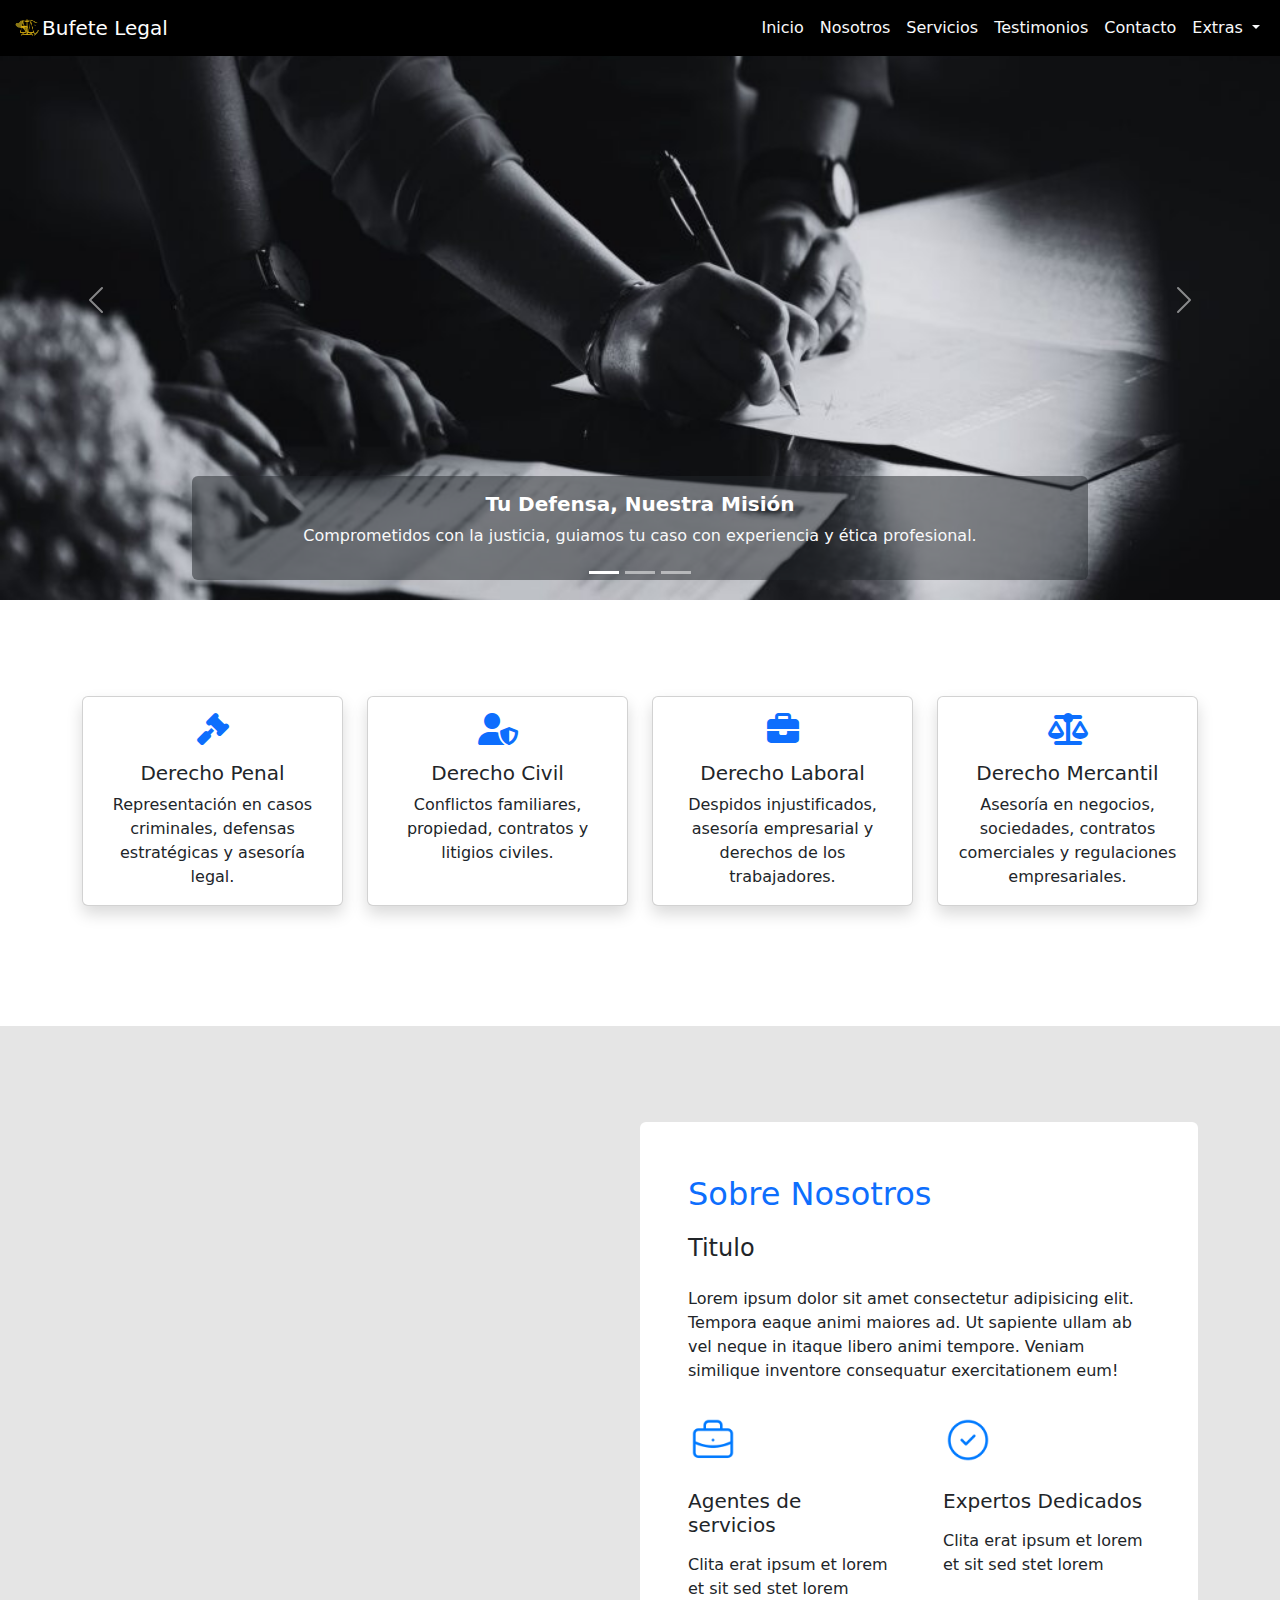
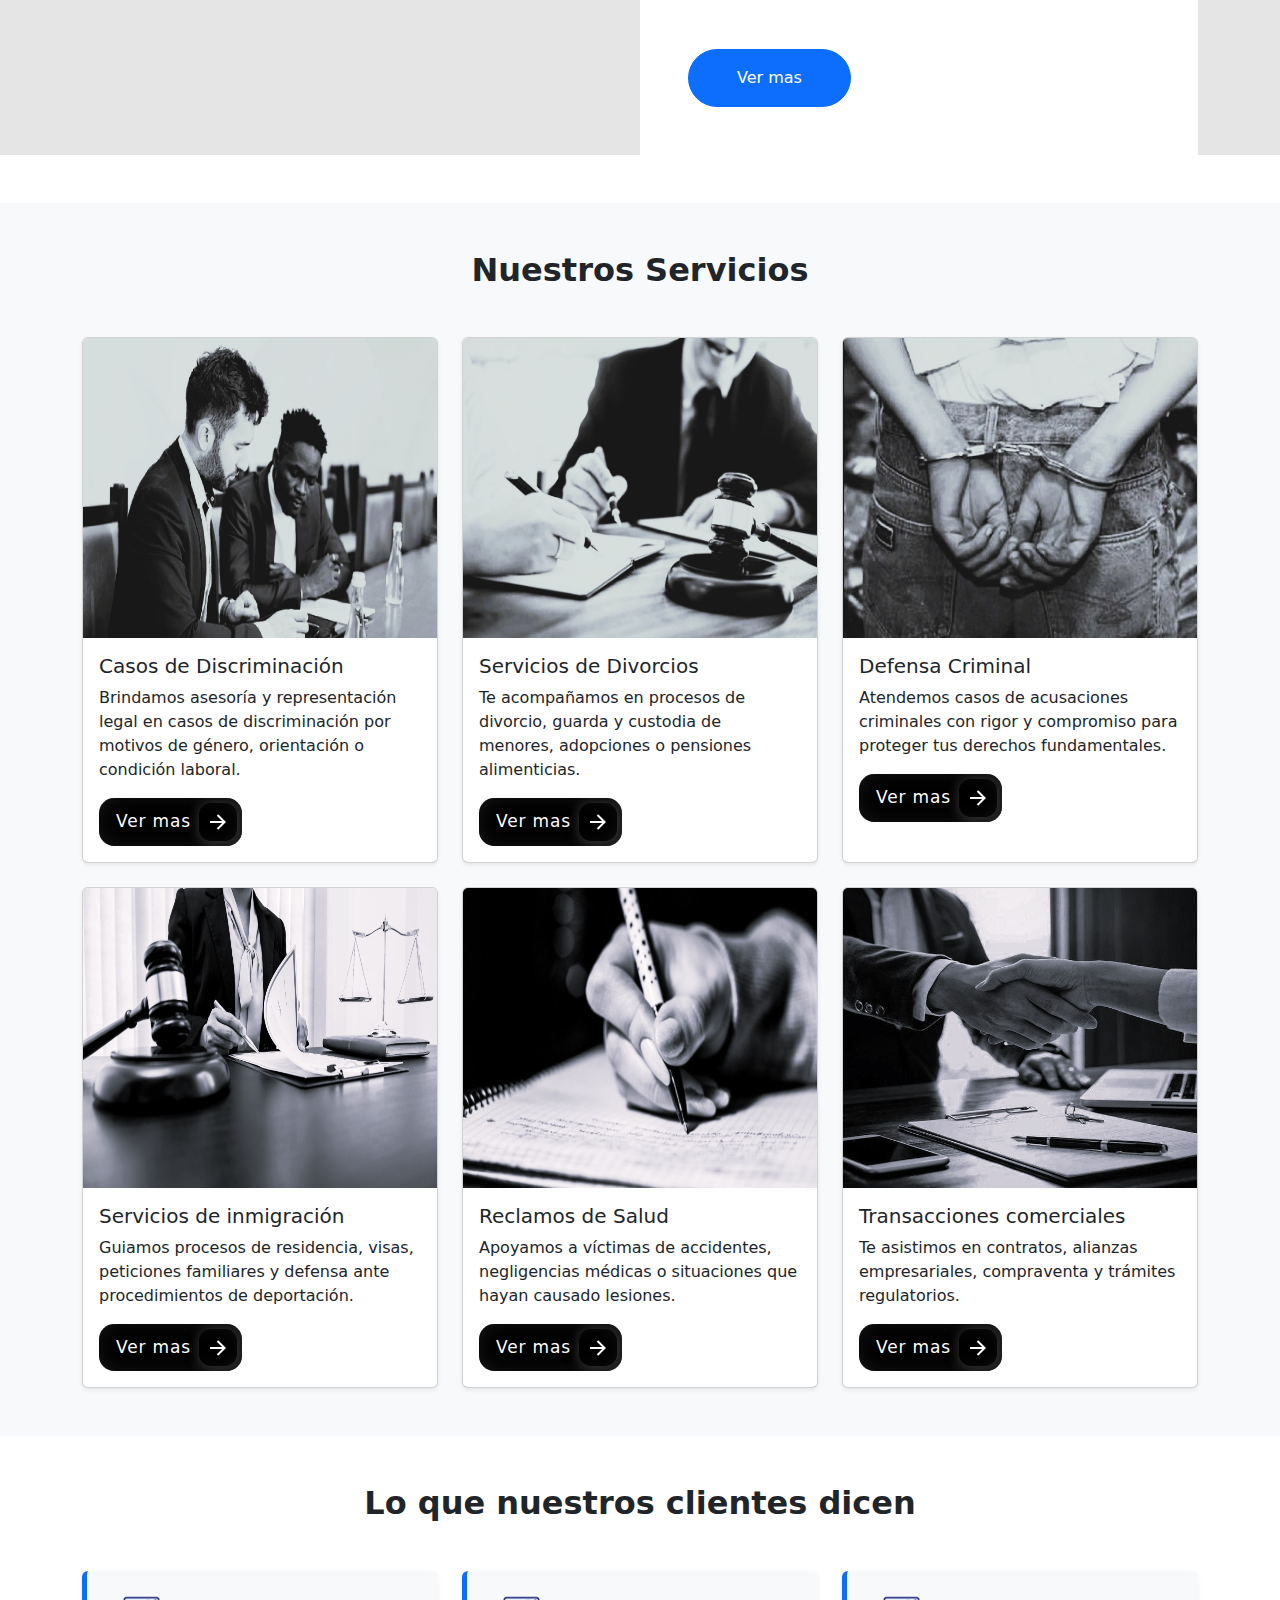
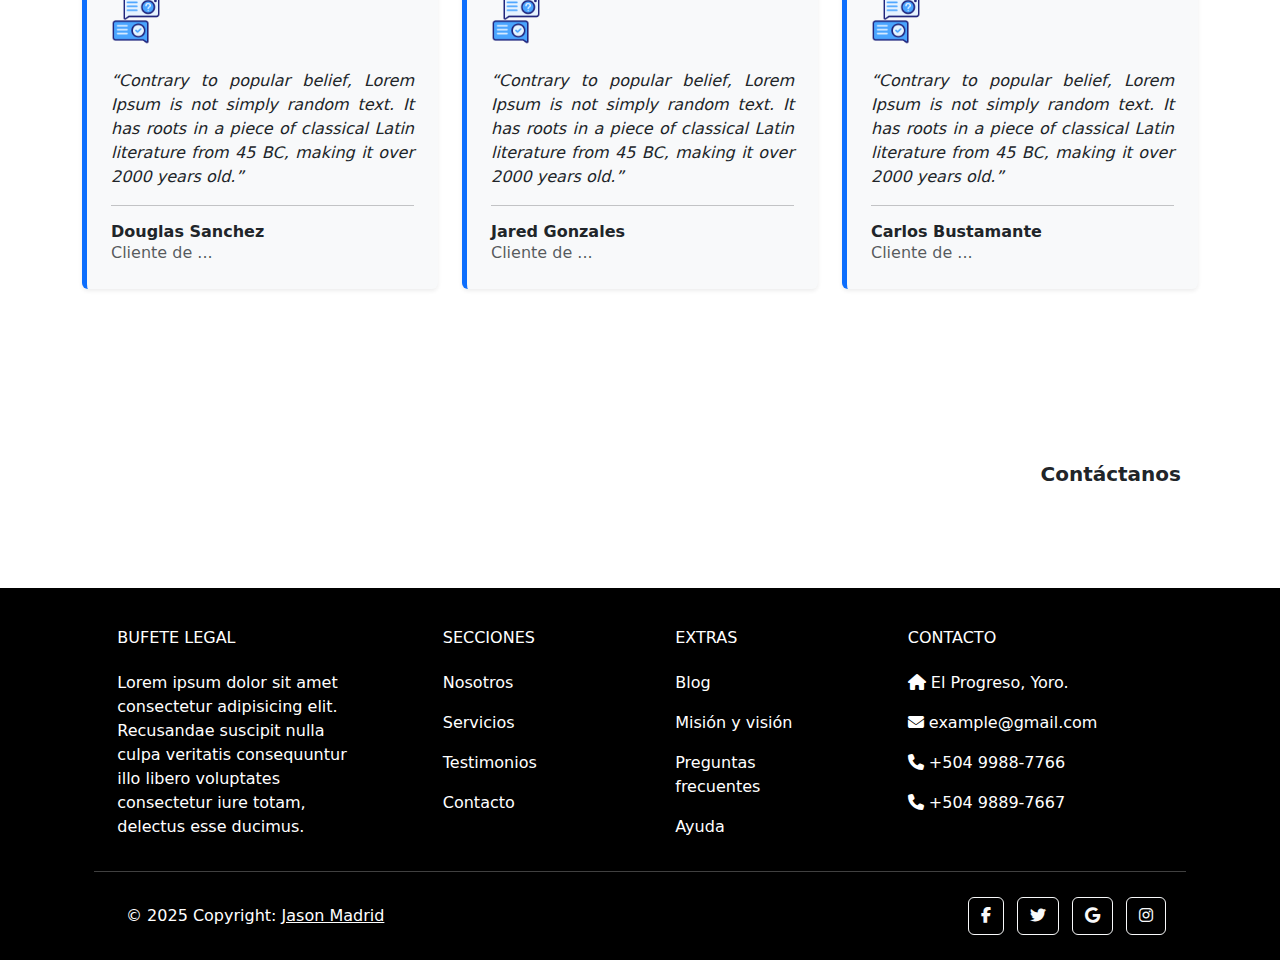
<file: index.html>
<!DOCTYPE html>
<html lang="es">
<head>
    <meta charset="UTF-8">
    <meta name="viewport" content="width=device-width, initial-scale=1">
    <title>Bufete Legal</title>
    <link href="bootstrap/bootstrap.min.css" rel="stylesheet">
    <link rel="stylesheet" href="assets/index.css">
    <link rel="stylesheet" href="https://cdnjs.cloudflare.com/ajax/libs/font-awesome/6.4.0/css/all.min.css">
</head>

<body>
    <!-- Navbar -->
    <nav class="navbar navbar-expand-lg navbar-dark fixed-top" style="background-color: rgb(0, 0, 0);">
        <div class="container-fluid">
        <img src="img/logo-navbar.png" alt="Logo" width="30" height="24" class="d-inline-block align-text-top">
        <a class="navbar-brand" href="#">Bufete Legal</a>
        <button class="navbar-toggler" type="button" data-bs-toggle="collapse" data-bs-target="#navMenu">
            <span class="navbar-toggler-icon"></span>
        </button>
        <div class="collapse navbar-collapse" id="navMenu">
            <ul class="navbar-nav ms-auto">
            <li class="nav-item"><a class="nav-link text-light" href="#ref-inicio">Inicio</a></li>
            <li class="nav-item"><a class="nav-link text-light" href="nosotros.html">Nosotros</a></li>
            <li class="nav-item"><a class="nav-link text-light" href="servicios.html">Servicios</a></li>
            <li class="nav-item"><a class="nav-link text-light" href="testimonios.html">Testimonios</a></li>
            <li class="nav-item"><a class="nav-link text-light" href="contacto.html">Contacto</a></li>
            <li class="nav-item dropdown">
                <a class="nav-link dropdown-toggle text-light" href="#" id="extrasDropdown" role="button" data-bs-toggle="dropdown" aria-expanded="false">
                    Extras
                </a>
                <ul class="dropdown-menu dropdown-menu-end" aria-labelledby="extrasDropdown">
                    <li><a class="dropdown-item" href="blog.html" onclick="event.preventDefault()">Blog</a></li>
                    <li><a class="dropdown-item" href="misionvision.html" onclick="event.preventDefault()">Misión y visión</a></li>
                    <li><a class="dropdown-item" href="preguntas.html" onclick="event.preventDefault()">Preguntas frecuentes</a></li>
                </ul>
            </li>
            </ul>
        </div>
        </div>
    </nav>

    <!-- Carousel -->
    <section class="container-fluid p-0" id="ref-inicio">
        <div id="carouselExampleCaptions" class="carousel slide">
            <div class="carousel-indicators">
                <button type="button" data-bs-target="#carouselExampleCaptions" data-bs-slide-to="0" class="active" aria-current="true" aria-label="Slide 1"></button>
                <button type="button" data-bs-target="#carouselExampleCaptions" data-bs-slide-to="1" aria-label="Slide 2"></button>
                <button type="button" data-bs-target="#carouselExampleCaptions" data-bs-slide-to="2" aria-label="Slide 3"></button>
            </div>
            <div class="carousel-inner">
                <div class="carousel-item active">
                    <img src="img/carousel/img-carousel-1.jpg" class="d-block w-100 carousel-img" alt="Imagen de bufete legal">
                    <div class="carousel-caption d-none d-md-block bg-dark bg-opacity-50 rounded p-3">
                        <h5 class="text-white fw-bold">Tu Defensa, Nuestra Misión</h5>
                        <p class="text-light">Comprometidos con la justicia, guiamos tu caso con experiencia y ética profesional.</p>
                    </div>
                </div>
                <div class="carousel-item">
                    <img src="img/carousel/img-carousel-2.png" class="d-block w-100 carousel-img" alt="Imagen de bufete legal">
                    <div class="carousel-caption d-none d-md-block bg-dark bg-opacity-50 rounded p-3">
                        <h5 class="text-white fw-bold">Tu Defensa, Nuestra Misión</h5>
                        <p class="text-light">Comprometidos con la justicia, guiamos tu caso con experiencia y ética profesional.</p>
                    </div>
                </div>
                <div class="carousel-item">
                    <img src="img/carousel/img-carousel-3.png" class="d-block w-100 carousel-img" alt="Imagen de bufete legal">
                    <div class="carousel-caption d-none d-md-block bg-dark bg-opacity-50 rounded p-3">
                        <h5 class="text-white fw-bold">Tu Defensa, Nuestra Misión</h5>
                        <p class="text-light">Comprometidos con la justicia, guiamos tu caso con experiencia y ética profesional.</p>
                    </div>
                </div>
            </div>
            <button class="carousel-control-prev" type="button" data-bs-target="#carouselExampleCaptions" data-bs-slide="prev">
                <span class="carousel-control-prev-icon" aria-hidden="true"></span>
                <span class="visually-hidden">Previous</span>
            </button>
            <button class="carousel-control-next" type="button" data-bs-target="#carouselExampleCaptions" data-bs-slide="next">
                <span class="carousel-control-next-icon" aria-hidden="true"></span>
                <span class="visually-hidden">Next</span>
            </button>
        </div>
    </section>

    <!-- Informacion -->
    <section class="py-5 mt-5">
        <div class="container">
            <!-- <h2 class="text-center mb-4">Áreas de Práctica</h2> -->
            <div class="row text-center">
            <div class="col-md-3 mb-4">
                <div class="card h-100 shadow">
                <div class="card-body">
                    <i class="fas fa-gavel fa-2x mb-3 text-primary"></i>
                    <h5 class="card-title">Derecho Penal</h5>
                    <p class="card-text">Representación en casos criminales, defensas estratégicas y asesoría legal.</p>
                </div>
                </div>
            </div>
            <div class="col-md-3 mb-4">
                <div class="card h-100 shadow">
                <div class="card-body">
                    <i class="fas fa-user-shield fa-2x mb-3 text-primary"></i>
                    <h5 class="card-title">Derecho Civil</h5>
                    <p class="card-text">Conflictos familiares, propiedad, contratos y litigios civiles.</p>
                </div>
                </div>
            </div>
            <div class="col-md-3 mb-4">
                <div class="card h-100 shadow">
                <div class="card-body">
                    <i class="fas fa-briefcase fa-2x mb-3 text-primary"></i>
                    <h5 class="card-title">Derecho Laboral</h5>
                    <p class="card-text">Despidos injustificados, asesoría empresarial y derechos de los trabajadores.</p>
                </div>
                </div>
            </div>
            <div class="col-md-3 mb-4">
                <div class="card h-100 shadow">
                <div class="card-body">
                    <i class="fas fa-balance-scale fa-2x mb-3 text-primary"></i>
                    <h5 class="card-title">Derecho Mercantil</h5>
                    <p class="card-text">Asesoría en negocios, sociedades, contratos comerciales y regulaciones empresariales.</p>
                </div>
                </div>
            </div>
            </div>
        </div>
    </section>

    <!-- Sobre Nosotros -->
    <div class="container-xxl about my-5">
        <div class="container">
            <div class="row g-0">
                <div class="col-lg-6 pt-lg-5 wow fadeIn ms-auto" data-wow-delay="0.5s">
                    <div class="bg-white rounded-top p-5 mt-lg-5 mt-3">
                        <p class="fs-2 fw-medium text-primary">Sobre Nosotros</p>
                        <h1 class="fs-4 fw-medium display-6 mb-4">Titulo</h1>
                        <p class="mb-4">Lorem ipsum dolor sit amet consectetur adipisicing elit. Tempora eaque animi maiores ad. Ut sapiente ullam ab vel neque in itaque libero animi tempore. Veniam similique inventore consequatur exercitationem eum!</p>
                        <div class="row g-5 pt-2 mb-5">
                            <div class="col-sm-6">
                                <img class="img-fluid mb-4" src="img/icons/case-icon.png" width="50" height="50" alt="">
                                <h5 class="mb-3">Agentes de servicios</h5>
                                <span>Clita erat ipsum et lorem et sit sed stet lorem</span>
                            </div>
                            <div class="col-sm-6">
                                <img class="img-fluid mb-4" src="img/icons/check-icon.png" width="50" height="50" alt="">
                                <h5 class="mb-3">Expertos Dedicados</h5>
                                <span>Clita erat ipsum et lorem et sit sed stet lorem</span>
                            </div>
                        </div>
                        <a class="btn btn-primary rounded-pill py-3 px-5" href="">Ver mas</a>
                    </div>
                </div>
            </div>
        </div>
    </div>

    <!-- Servicios -->
    <section class="py-5 bg-light" id="servicios">
        <div class="container">
            <h2 class="text-center mb-5 fw-bold text-dark">Nuestros Servicios</h2>
            <div class="row g-4">
                <div class="col-md-6 col-lg-4">
                    <div class="card h-100 shadow-sm">
                        <img src="img/servicios/img-discriminacion.jpg" width="300" height="300" class="card-img-top" alt="Derecho Penal">
                        <div class="card-body">
                            <h5 class="card-title">Casos de Discriminación</h5>
                            <p class="card-text">Brindamos asesoría y representación legal en casos de discriminación por motivos de género, orientación o condición laboral.</p>
                            <button class="contactButton">Ver mas
                            <div class="iconButton">
                                <svg height="24" width="24" viewBox="0 0 24 24" xmlns="http://www.w3.org/2000/svg"><path d="M0 0h24v24H0z" fill="none"></path><path d="M16.172 11l-5.364-5.364 1.414-1.414L20 12l-7.778 7.778-1.414-1.414L16.172 13H4v-2z" fill="currentColor"></path></svg>
                            </div>
                            </button>
                        </div>
                    </div>
                </div>
                <div class="col-md-6 col-lg-4">
                    <div class="card h-100 shadow-sm">
                        <img src="img/servicios/img-divorcios.jpg" width="300" height="300" class="card-img-top" alt="Derecho Civil">
                        <div class="card-body">
                            <h5 class="card-title">Servicios de Divorcios</h5>
                            <p class="card-text">Te acompañamos en procesos de divorcio, guarda y custodia de menores, adopciones o pensiones alimenticias.</p>
                            <button class="contactButton">Ver mas
                            <div class="iconButton">
                                <svg height="24" width="24" viewBox="0 0 24 24" xmlns="http://www.w3.org/2000/svg"><path d="M0 0h24v24H0z" fill="none"></path><path d="M16.172 11l-5.364-5.364 1.414-1.414L20 12l-7.778 7.778-1.414-1.414L16.172 13H4v-2z" fill="currentColor"></path></svg>
                            </div>
                            </button>
                        </div>
                    </div>
                </div>
                <div class="col-md-6 col-lg-4">
                    <div class="card h-100 shadow-sm">
                        <img src="img/servicios/img-dfcriminal.jpg" width="300" height="300" class="card-img-top" alt="Derecho Laboral">
                        <div class="card-body">
                            <h5 class="card-title">Defensa Criminal</h5>
                            <p class="card-text">Atendemos casos de acusaciones criminales con rigor y compromiso para proteger tus derechos fundamentales.</p>
                            <button class="contactButton">Ver mas
                            <div class="iconButton">
                                <svg height="24" width="24" viewBox="0 0 24 24" xmlns="http://www.w3.org/2000/svg"><path d="M0 0h24v24H0z" fill="none"></path><path d="M16.172 11l-5.364-5.364 1.414-1.414L20 12l-7.778 7.778-1.414-1.414L16.172 13H4v-2z" fill="currentColor"></path></svg>
                            </div>
                            </button>
                        </div>
                    </div>
                </div>
                <div class="col-md-6 col-lg-4">
                    <div class="card h-100 shadow-sm">
                        <img src="img/servicios/img-inmigracion.jpg" width="300" height="300" class="card-img-top" alt="Derecho Laboral">
                        <div class="card-body">
                            <h5 class="card-title">Servicios de inmigración</h5>
                            <p class="card-text">Guiamos procesos de residencia, visas, peticiones familiares y defensa ante procedimientos de deportación.</p>
                            <button class="contactButton">Ver mas
                            <div class="iconButton">
                                <svg height="24" width="24" viewBox="0 0 24 24" xmlns="http://www.w3.org/2000/svg"><path d="M0 0h24v24H0z" fill="none"></path><path d="M16.172 11l-5.364-5.364 1.414-1.414L20 12l-7.778 7.778-1.414-1.414L16.172 13H4v-2z" fill="currentColor"></path></svg>
                            </div>
                            </button>
                        </div>
                    </div>
                </div>
                <div class="col-md-6 col-lg-4">
                    <div class="card h-100 shadow-sm">
                        <img src="img/servicios/img-reclamaciones.jpg" width="300" height="300" class="card-img-top" alt="Derecho Laboral">
                        <div class="card-body">
                            <h5 class="card-title">Reclamos de Salud</h5>
                            <p class="card-text">Apoyamos a víctimas de accidentes, negligencias médicas o situaciones que hayan causado lesiones.</p>
                            <button class="contactButton">Ver mas
                            <div class="iconButton">
                                <svg height="24" width="24" viewBox="0 0 24 24" xmlns="http://www.w3.org/2000/svg"><path d="M0 0h24v24H0z" fill="none"></path><path d="M16.172 11l-5.364-5.364 1.414-1.414L20 12l-7.778 7.778-1.414-1.414L16.172 13H4v-2z" fill="currentColor"></path></svg>
                            </div>
                            </button>
                        </div>
                    </div>
                </div>
                <div class="col-md-6 col-lg-4">
                    <div class="card h-100 shadow-sm">
                        <img src="img/servicios/img-transaccion.jpg" width="300" height="300" class="card-img-top" alt="Derecho Laboral">
                        <div class="card-body">
                            <h5 class="card-title">Transacciones comerciales</h5>
                            <p class="card-text">Te asistimos en contratos, alianzas empresariales, compraventa y trámites regulatorios.</p>
                            <button class="contactButton">Ver mas
                            <div class="iconButton">
                                <svg height="24" width="24" viewBox="0 0 24 24" xmlns="http://www.w3.org/2000/svg"><path d="M0 0h24v24H0z" fill="none"></path><path d="M16.172 11l-5.364-5.364 1.414-1.414L20 12l-7.778 7.778-1.414-1.414L16.172 13H4v-2z" fill="currentColor"></path></svg>
                            </div>
                            </button>
                        </div>
                    </div>
                </div>
            </div>
        </div>
    </section>

    <!-- Testimonios -->
    <section class="py-5 bg-white" id="testimonios">
        <div class="container">
            <h2 class="text-center fw-bold mb-5 text-dark">Lo que nuestros clientes dicen</h2>
            <div class="row justify-content-center">
            <div class="col-md-6 col-lg-4 mb-4" data-aos="fade-up">
                <div class="testimonial-box p-4 rounded shadow-sm h-100">
                    <img class="img-fluid mb-4" src="img/icons/reseñas-icon.png" width="50" height="50" alt="Reseña icono">
                <p class="fst-italic" style="text-align: justify;">“Contrary to popular belief, Lorem Ipsum is not simply random text. It has roots in a piece of classical Latin literature from 45 BC, making it over 2000 years old.”</p>
                <hr>
                <h6 class="fw-bold mb-0">Douglas Sanchez</h6>
                <span class="text-muted">Cliente de ...</span>
                </div>
            </div>
            <div class="col-md-6 col-lg-4 mb-4" data-aos="fade-up" data-aos-delay="100">
                <div class="testimonial-box p-4 rounded shadow-sm h-100">
                <img class="img-fluid mb-4" src="img/icons/reseñas-icon.png" width="50" height="50" alt="Reseña icono">
                <p class="fst-italic" style="text-align: justify;">“Contrary to popular belief, Lorem Ipsum is not simply random text. It has roots in a piece of classical Latin literature from 45 BC, making it over 2000 years old.”</p>
                <hr>
                <h6 class="fw-bold mb-0">Jared Gonzales</h6>
                <span class="text-muted">Cliente de ...</span>
                </div>
            </div>
            <div class="col-md-6 col-lg-4 mb-4" data-aos="fade-up" data-aos-delay="200">
                <div class="testimonial-box p-4 rounded shadow-sm h-100">
                <img class="img-fluid mb-4" src="img/icons/reseñas-icon.png" width="50" height="50" alt="Reseña icono">
                <p class="fst-italic" style="text-align: justify;">“Contrary to popular belief, Lorem Ipsum is not simply random text. It has roots in a piece of classical Latin literature from 45 BC, making it over 2000 years old.”</p>
                <hr>
                <h6 class="fw-bold mb-0">Carlos Bustamante</h6>
                <span class="text-muted">Cliente de ...</span>
                </div>
            </div>
            </div>
        </div>
    </section>


    <!-- Contacto -->
    <section class="effect-parallax text-white">
        <div class="container py-5">
            <div class="d-flex flex-column flex-md-row justify-content-between align-items-center">
                <div class="text-start mb-4 mb-md-0">
                    <h2 class="fw-bold mb-2">Comprometidos a ayudar a nuestros clientes a tener éxito</h2>
                    <p class="lead">¿Hablamos?</p>
                </div>
                <div>
                    <a href="#" class="btn btn-contacto btn-lg text-dark fw-bold">Contáctanos</a>
                </div>
            </div>
        </div>
    </section>

    <!-- Footer -->
    <footer class="text-center text-lg-start text-white" style="background-color: #000000">
        <div class="container p-4 pb-0">
            <section class="">
                <div class="row">
                <div class="col-md-3 col-lg-3 col-xl-3 mx-auto mt-3">
                    <h6 class="text-uppercase mb-4 font-weight-bold">
                    Bufete Legal
                    </h6>
                    <p>Lorem ipsum dolor sit amet consectetur adipisicing elit. Recusandae suscipit nulla culpa veritatis consequuntur illo libero voluptates consectetur iure totam, delectus esse ducimus.</p>
                </div>
                <hr class="w-100 clearfix d-md-none"/>
                <div class="col-md-2 col-lg-2 col-xl-2 mx-auto mt-3">
                    <h6 class="text-uppercase mb-4 font-weight-bold">Secciones</h6>
                    <p><a class="text-white text-decoration-none" href="nosotros.html">Nosotros</a></p>
                    <p><a class="text-white text-decoration-none" href="servicios.html">Servicios</a></p>
                    <p><a class="text-white text-decoration-none" href="testimonios.html">Testimonios</a></p>
                    <p><a class="text-white text-decoration-none" href="contacto.html">Contacto</a></p>
                </div>
                <hr class="w-100 clearfix d-md-none" />
                <div class="col-md-3 col-lg-2 col-xl-2 mx-auto mt-3">
                    <h6 class="text-uppercase mb-4 font-weight-bold">Extras</h6>
                    <p><a class="text-white text-decoration-none" href="blog.html" onclick="event.preventDefault()">Blog</a></p>
                    <p><a class="text-white text-decoration-none" href="misionvision.html" onclick="event.preventDefault()">Misión y visión</a></p>
                    <p><a class="text-white text-decoration-none" href="preguntas.html" onclick="event.preventDefault()">Preguntas frecuentes</a></p>
                    <p><a class="text-white text-decoration-none" href="ayuda.html" onclick="event.preventDefault()">Ayuda</a></p>
                </div>
                <hr class="w-100 clearfix d-md-none" />
                <div class="col-md-4 col-lg-3 col-xl-3 mx-auto mt-3">
                    <h6 class="text-uppercase mb-4 font-weight-bold">Contacto</h6>
                    <p><i class="fas fa-home mr-3"></i> El Progreso, Yoro.</p>
                    <p><i class="fas fa-envelope mr-3"></i> example@gmail.com</p>
                    <p><i class="fas fa-phone mr-3"></i> +504 9988-7766</p>
                    <p><i class="fas fa-phone mr-3"></i> +504 9889-7667</p>
                </div>
                </div>
            </section>
            <hr class="my-3">
            <section class="p-3 pt-0">
                <div class="row d-flex align-items-center">
                    <div class="col-md-7 col-lg-8 text-center text-md-start">
                        <div class="p-3">© 2025 Copyright:
                        <a class="text-white" href="#">Jason Madrid</a>
                        </div>
                    </div>
                    <div class="col-md-5 col-lg-4 ml-lg-0 text-center text-md-end">
                        <a class="btn btn-outline-light btn-floating m-1" class="text-white" role="button" ><i class="fab fa-facebook-f"></i ></a>
                        <a class="btn btn-outline-light btn-floating m-1" class="text-white" role="button" ><i class="fab fa-twitter"></i ></a>
                        <a class="btn btn-outline-light btn-floating m-1" class="text-white" role="button" ><i class="fab fa-google"></i></a>
                        <a class="btn btn-outline-light btn-floating m-1" class="text-white" role="button" ><i class="fab fa-instagram"></i ></a>
                    </div>
                </div>
            </section>
        </div>
    </footer>

    <script src="bootstrap/bootstrap.bundle.min.js"></script>
</body>
</html>
</file>
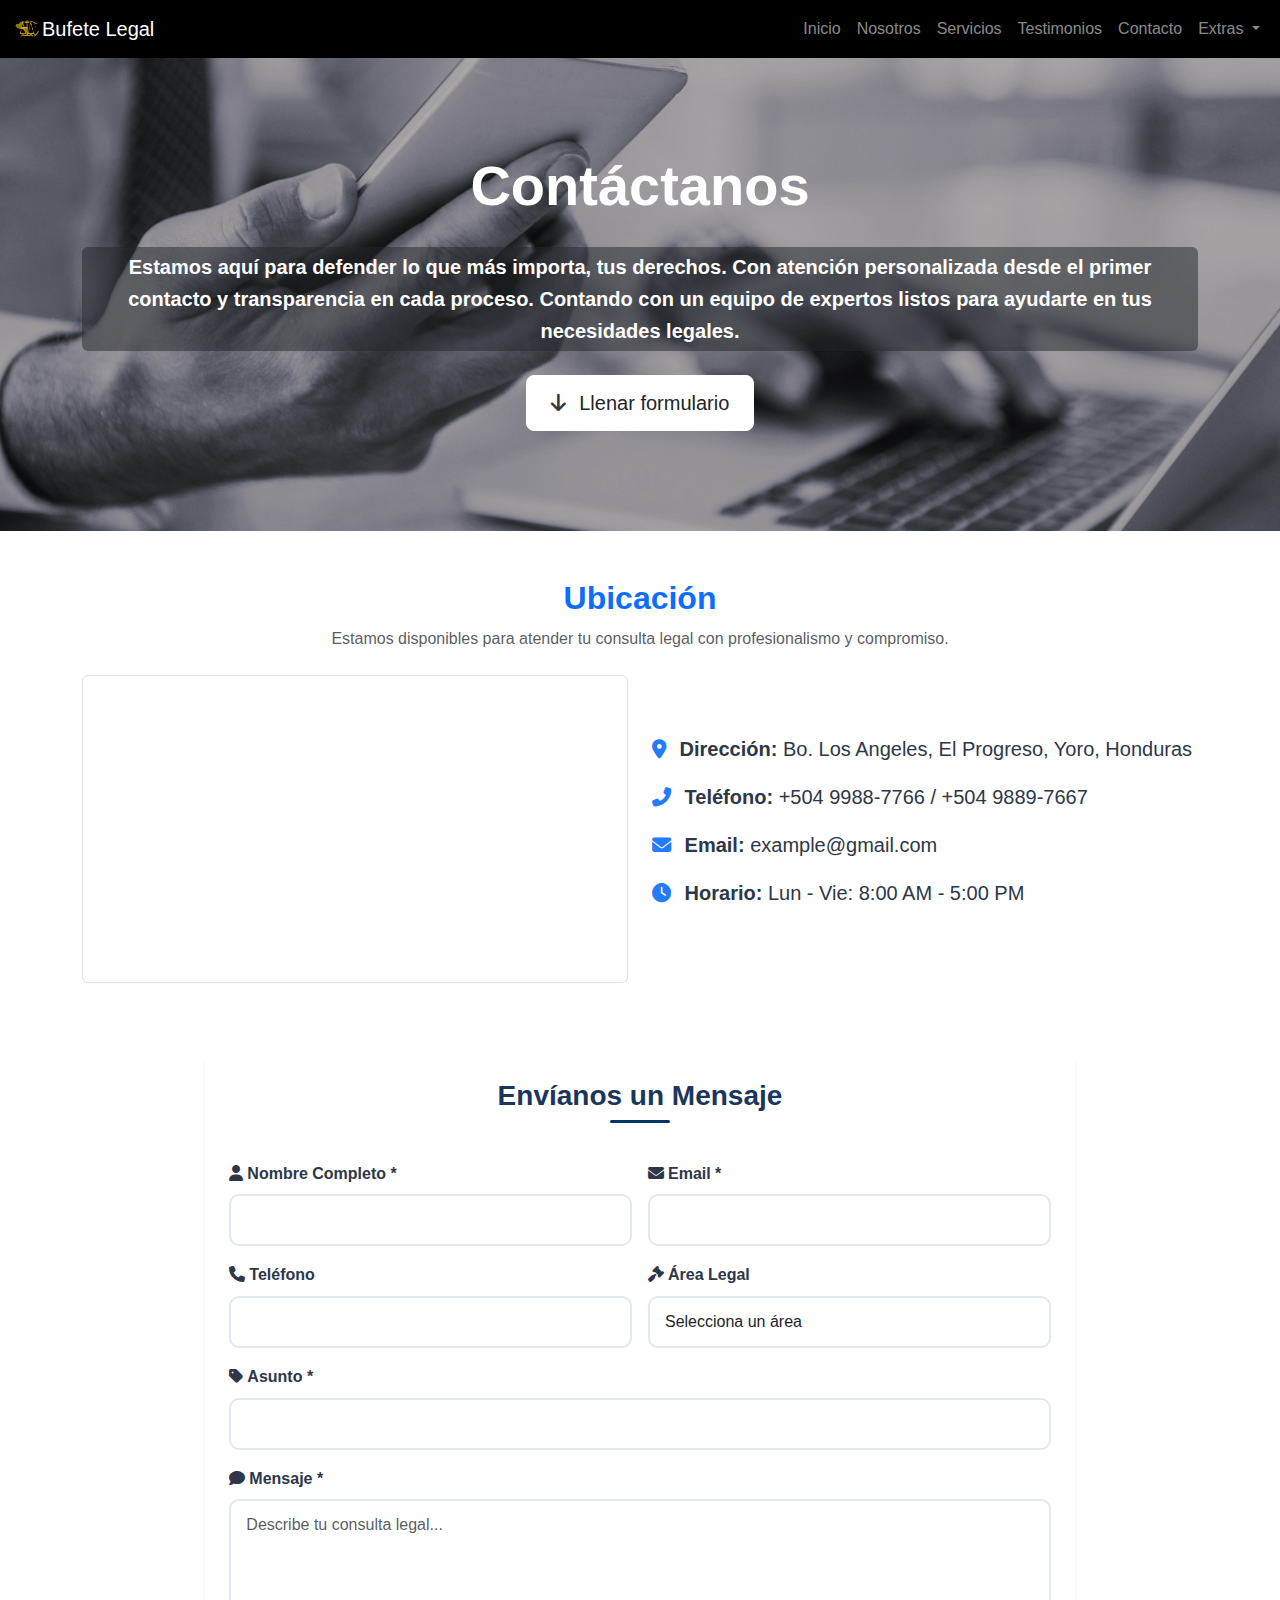
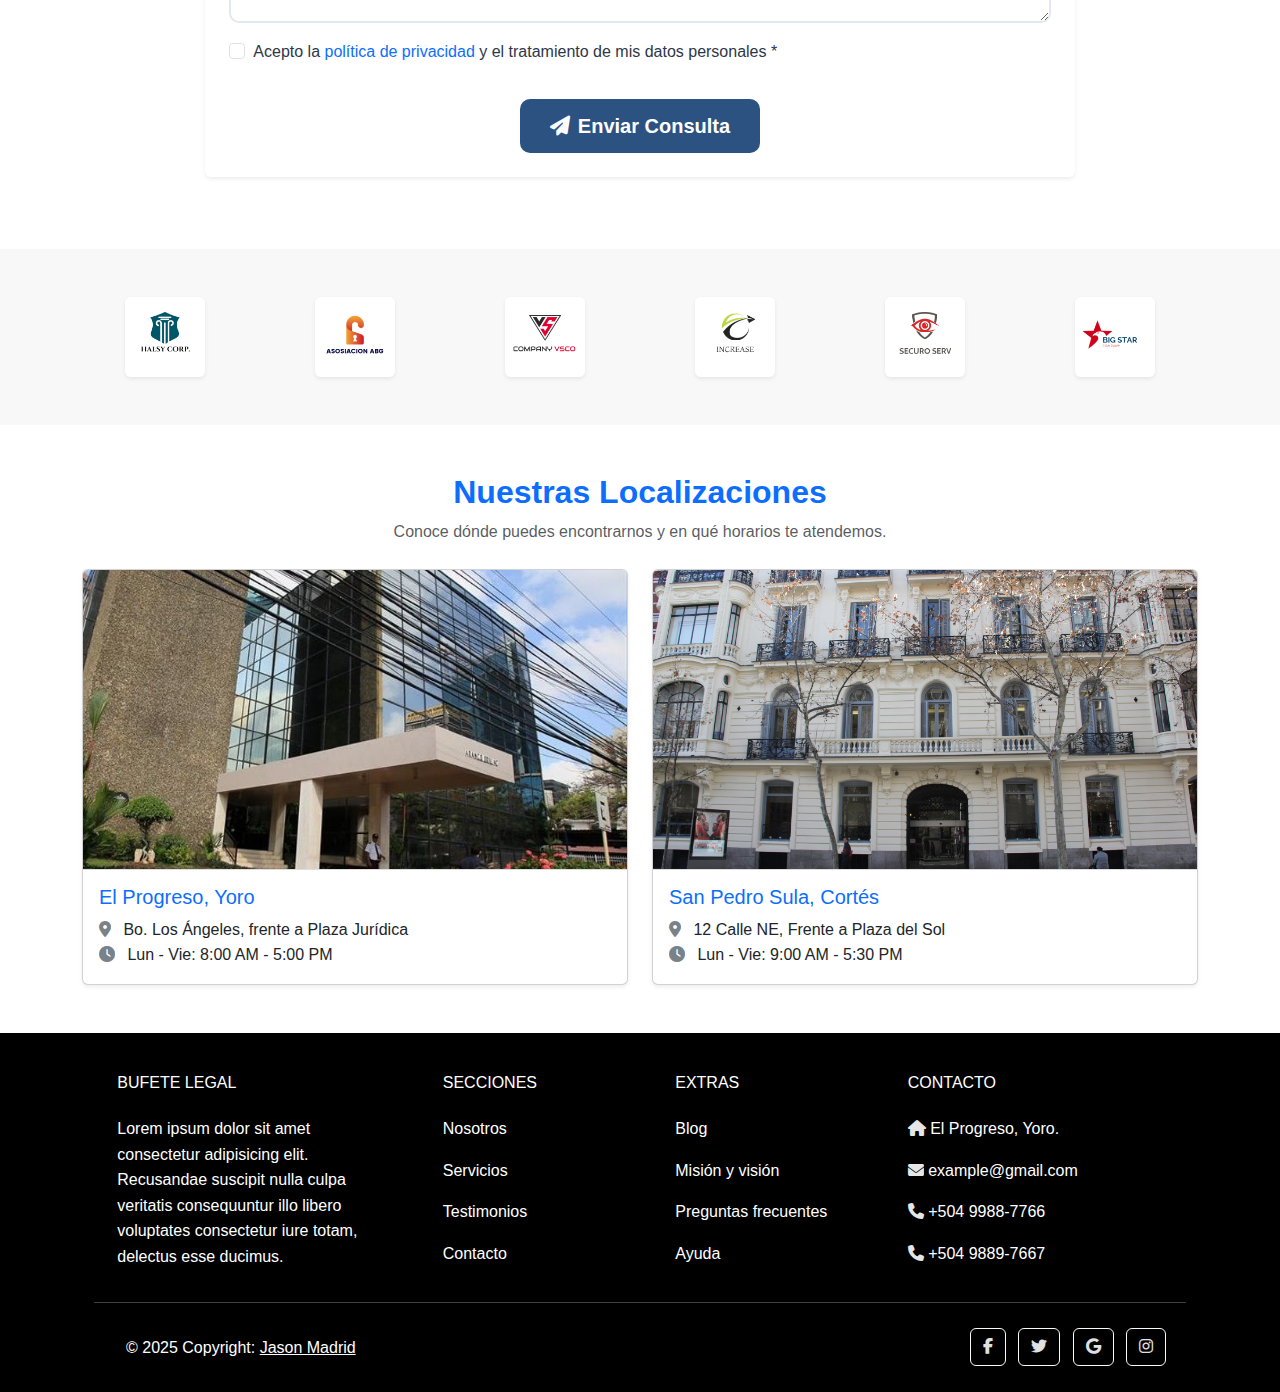
<file: contacto.html>
<!DOCTYPE html>
<html lang="en">
<head>
    <meta charset="UTF-8">
    <meta name="viewport" content="width=device-width, initial-scale=1.0">
    <link rel="stylesheet" href="bootstrap/bootstrap.min.css">
    <link rel="stylesheet" href="https://cdnjs.cloudflare.com/ajax/libs/font-awesome/6.4.0/css/all.min.css">
    <link rel="stylesheet" href="assets/index.css">
    <link rel="stylesheet" href="assets/contacto.css">
    <title>Contacto</title>
</head>
<body>
    <!-- Navbar -->
    <nav class="navbar navbar-expand-lg navbar-dark fixed-top" style="background-color: rgb(0, 0, 0);">
        <div class="container-fluid">
        <img src="img/logo-navbar.png" alt="Logo" width="30" height="24" class="d-inline-block align-text-top">
        <a class="navbar-brand" href="#">Bufete Legal</a>
        <button class="navbar-toggler" type="button" data-bs-toggle="collapse" data-bs-target="#navMenu">
            <span class="navbar-toggler-icon"></span>
        </button>
        <div class="collapse navbar-collapse" id="navMenu">
            <ul class="navbar-nav ms-auto">
            <li class="nav-item"><a class="nav-link" href="index.html">Inicio</a></li>
            <li class="nav-item"><a class="nav-link" href="nosotros.html">Nosotros</a></li>
            <li class="nav-item"><a class="nav-link" href="servicios.html">Servicios</a></li>
            <li class="nav-item"><a class="nav-link" href="testimonios.html">Testimonios</a></li>
            <li class="nav-item"><a class="nav-link" href="contacto.html">Contacto</a></li>
            <li class="nav-item dropdown">
                <a class="nav-link dropdown-toggle" href="#" id="extrasDropdown" role="button" data-bs-toggle="dropdown" aria-expanded="false">
                    Extras
                </a>
                <ul class="dropdown-menu dropdown-menu-end" aria-labelledby="extrasDropdown">
                    <li><a class="dropdown-item" href="blog.html">Blog</a></li>
                    <li><a class="dropdown-item" href="misionvision.html">Misión y visión</a></li>
                    <li><a class="dropdown-item" href="preguntas.html">Preguntas frecuentes</a></li>
                </ul>
            </li>
            </ul>
        </div>
        </div>
    </nav>
    
    <!-- Hero Section -->
    <section class="hero-section" id="inicio">
        <div class="container mt-5">
            <div class="hero-content text-center">
                <h1 class="display-4 fw-bold mb-4 p-1">Contáctanos</h1>
                <p class="lead mb-4 bg-dark bg-opacity-50 rounded p-1 fw-bold">Estamos aquí para defender lo que más importa, tus derechos. Con atención personalizada desde el primer contacto y transparencia en cada proceso. Contando con un equipo de expertos listos para ayudarte en tus necesidades legales.</p>
                <a href="#formulario" class="btn btn-nosotros btn-lg">
                    <i class="fas fa-arrow-down me-2"></i>
                    Llenar formulario
                </a>
            </div>
        </div>
    </section>
    
    <!-- Ubicacion -->
    <section id="contacto-info" class="container my-5">
        <div class="text-center mb-4">
            <h2 class="fw-bold text-primary">Ubicación</h2>
            <p class="text-muted">Estamos disponibles para atender tu consulta legal con profesionalismo y compromiso.</p>
        </div>
        <div class="row g-4 align-items-center">
            <div class="col-md-6">
                <div class="ratio ratio-16x9 rounded border">
                    <iframe src="https://www.google.com/maps?q=El+Progreso,+Yoro,+Honduras&output=embed" allowfullscreen loading="lazy"></iframe>
                </div>
            </div>
            <div class="col-md-6">
                <ul class="list-unstyled fs-5">
                    <li class="mb-3">
                    <i class="fas fa-map-marker-alt text-primary me-2"></i>
                    <strong>Dirección:</strong> Bo. Los Angeles, El Progreso, Yoro, Honduras
                    </li>
                    <li class="mb-3">
                    <i class="fas fa-phone-alt text-primary me-2"></i>
                    <strong>Teléfono:</strong> +504 9988-7766 / +504 9889-7667
                    </li>
                    <li class="mb-3">
                    <i class="fas fa-envelope text-primary me-2"></i>
                    <strong>Email:</strong> example@gmail.com
                    </li>
                    <li>
                    <i class="fas fa-clock text-primary me-2"></i>
                    <strong>Horario:</strong> Lun - Vie: 8:00 AM - 5:00 PM
                    </li>
                </ul>
            </div>
        </div>
    </section>

    <!--Banner-->
    <!-- <section class="container_banner">
        <div class="row">
            <div class="banner animated tada">
                <div class=" big-text animated tada">Bufete Legal</div>
                <div>Los mejores servicios legales</div>
                <a href="#">Ver servicios</a>
            </div>
        </div>
    </section> -->

    <!-- Formulario -->
    <div id="formulario" class="row justify-content-center mb-5">
        <div class="col-lg-8 col-md-10 my-4 p-4 shadow-sm rounded formulario-contacto">
            <h3 class="section-title text-center mb-5">Envíanos un Mensaje</h3>
            <div id="alertContainer"></div>
            <form id="contactForm">
                <div class="row g-3">
                    <div class="col-md-6">
                    <label for="nombre" class="form-label fw-bold">
                        <i class="fas fa-user me-1"></i>Nombre Completo *
                    </label>
                    <input type="text" class="form-control" id="nombre" name="nombre" required>
                    </div>
                    <div class="col-md-6">
                    <label for="email" class="form-label fw-bold">
                        <i class="fas fa-envelope me-1"></i>Email *
                    </label>
                    <input type="email" class="form-control" id="email" name="email" required>
                    </div>
                    <div class="col-md-6">
                    <label for="telefono" class="form-label fw-bold">
                        <i class="fas fa-phone me-1"></i>Teléfono
                    </label>
                    <input type="tel" class="form-control" id="telefono" name="telefono">
                    </div>
                    <div class="col-md-6">
                    <label for="areaLegal" class="form-label fw-bold">
                        <i class="fas fa-gavel me-1"></i>Área Legal
                    </label>
                    <select class="form-control" id="areaLegal" name="areaLegal">
                        <option value="">Selecciona un área</option>
                        <option value="civil">Derecho Civil</option>
                        <option value="penal">Derecho Penal</option>
                        <option value="laboral">Derecho Laboral</option>
                        <option value="mercantil">Derecho Mercantil</option>
                        <option value="familiar">Derecho de Familia</option>
                        <option value="inmobiliario">Derecho Inmobiliario</option>
                        <option value="tributario">Derecho Tributario</option>
                        <option value="otro">Otro</option>
                    </select>
                    </div>
                    <div class="col-12">
                    <label for="asunto" class="form-label fw-bold">
                        <i class="fas fa-tag me-1"></i>Asunto *
                    </label>
                    <input type="text" class="form-control" id="asunto" name="asunto" required>
                    </div>
                    <div class="col-12">
                    <label for="mensaje" class="form-label fw-bold">
                        <i class="fas fa-comment me-1"></i>Mensaje *
                    </label>
                    <textarea class="form-control" id="mensaje" name="mensaje" rows="4" placeholder="Describe tu consulta legal..." required></textarea>
                    </div>
                    <div class="col-12">
                        <div class="form-check">
                            <input class="form-check-input" type="checkbox" id="privacidad" required>
                            <label class="form-check-label" for="privacidad">
                            Acepto la <a href="#" class="text-decoration-none">política de privacidad</a>
                            y el tratamiento de mis datos personales *
                            </label>
                        </div>
                    </div>
                    <div class="col-12 text-center">
                    <button type="submit" class="btn btn-primary btn-lg mt-3">
                        <i class="fas fa-paper-plane me-2"></i>Enviar Consulta
                    </button>
                    </div>
                </div>
            </form>
        </div>
    </div>
    
    <section class="full-banner marcas-patrocinadoras text-center py-5">
        <!-- <h4 class="text-light fw-bold mb-4">Instituciones que respaldan nuestra labor</h4> -->
        <div class="container">
            <div class="row justify-content-center align-items-center g-4">
            <div class="col-4 col-sm-3 col-md-2">
                <img src="img/contacto/marcas-asociadas/logo1.jpg" alt="Marca asociada 1" class="img-fluid rounded shadow-sm">
            </div>
            <div class="col-4 col-sm-3 col-md-2">
                <img src="img/contacto/marcas-asociadas/logo2.jpg" alt="Marca asociada 2" class="img-fluid rounded shadow-sm">
            </div>
            <div class="col-4 col-sm-3 col-md-2">
                <img src="img/contacto/marcas-asociadas/logo3.jpg" alt="Marca asociada 3" class="img-fluid rounded shadow-sm">
            </div>
            <div class="col-4 col-sm-3 col-md-2">
                <img src="img/contacto/marcas-asociadas/logo4.jpg" alt="Marca asociada 4" class="img-fluid rounded shadow-sm">
            </div>
            <div class="col-4 col-sm-3 col-md-2">
                <img src="img/contacto/marcas-asociadas/logo5.jpg" alt="Marca asociada 5" class="img-fluid rounded shadow-sm">
            </div>
            <div class="col-4 col-sm-3 col-md-2">
                <img src="img/contacto/marcas-asociadas/logo6.jpg" alt="Marca asociada 6" class="img-fluid rounded shadow-sm">
            </div>
            </div>
        </div>
    </section>

    <!-- Sedes -->
    <section class="container my-5" id="localizaciones">
        <div class="text-center mb-4">
            <h2 class="fw-bold text-primary">Nuestras Localizaciones</h2>
            <p class="text-muted">Conoce dónde puedes encontrarnos y en qué horarios te atendemos.</p>
        </div>
        <div class="row g-4">
            <!-- Sede 1 -->
            <div class="col-md-6">
            <div class="card h-100 shadow-sm local-card">
                <img src="img/contacto/img-sede-1.jpg" class="card-img-top" alt="Sede El Progreso">
                <div class="card-body">
                <h5 class="card-title text-primary">El Progreso, Yoro</h5>
                <p class="card-text">
                    <i class="fas fa-map-marker-alt me-2 text-secondary"></i> Bo. Los Ángeles, frente a Plaza Jurídica<br>
                    <i class="fas fa-clock me-2 text-secondary"></i> Lun - Vie: 8:00 AM - 5:00 PM
                </p>
                </div>
            </div>
            </div>
            <!-- Sede 2 -->
            <div class="col-md-6">
            <div class="card h-100 shadow-sm local-card">
                <img src="img/contacto/img-sede-2.jpg" class="card-img-top" alt="Sede San Pedro Sula">
                <div class="card-body">
                <h5 class="card-title text-primary">San Pedro Sula, Cortés</h5>
                <p class="card-text">
                    <i class="fas fa-map-marker-alt me-2 text-secondary"></i> 12 Calle NE, Frente a Plaza del Sol<br>
                    <i class="fas fa-clock me-2 text-secondary"></i> Lun - Vie: 9:00 AM - 5:30 PM
                </p>
                </div>
            </div>
            </div>
        </div>
    </section>

    <!-- Footer -->
    <footer class="text-center text-lg-start text-white" style="background-color: #000000">
        <div class="container p-4 pb-0">
            <section class="">
                <div class="row">
                <div class="col-md-3 col-lg-3 col-xl-3 mx-auto mt-3">
                    <h6 class="text-uppercase mb-4 font-weight-bold">
                    Bufete Legal
                    </h6>
                    <p>Lorem ipsum dolor sit amet consectetur adipisicing elit. Recusandae suscipit nulla culpa veritatis consequuntur illo libero voluptates consectetur iure totam, delectus esse ducimus.</p>
                </div>
                <hr class="w-100 clearfix d-md-none"/>
                <div class="col-md-2 col-lg-2 col-xl-2 mx-auto mt-3">
                    <h6 class="text-uppercase mb-4 font-weight-bold">Secciones</h6>
                    <p><a class="text-white text-decoration-none" href="nosotros.html">Nosotros</a></p>
                    <p><a class="text-white text-decoration-none" href="servicios.html">Servicios</a></p>
                    <p><a class="text-white text-decoration-none" href="testimonios.html">Testimonios</a></p>
                    <p><a class="text-white text-decoration-none" href="contacto.html">Contacto</a></p>
                </div>
                <hr class="w-100 clearfix d-md-none" />
                <div class="col-md-3 col-lg-2 col-xl-2 mx-auto mt-3">
                    <h6 class="text-uppercase mb-4 font-weight-bold">Extras</h6>
                    <p><a class="text-white text-decoration-none" href="blog.html">Blog</a></p>
                    <p><a class="text-white text-decoration-none" href="misionvision.html">Misión y visión</a></p>
                    <p><a class="text-white text-decoration-none" href="preguntas.html">Preguntas frecuentes</a></p>
                    <p><a class="text-white text-decoration-none" href="ayuda.html">Ayuda</a></p>
                </div>
                <hr class="w-100 clearfix d-md-none" />
                <div class="col-md-4 col-lg-3 col-xl-3 mx-auto mt-3">
                    <h6 class="text-uppercase mb-4 font-weight-bold">Contacto</h6>
                    <p><i class="fas fa-home mr-3"></i> El Progreso, Yoro.</p>
                    <p><i class="fas fa-envelope mr-3"></i> example@gmail.com</p>
                    <p><i class="fas fa-phone mr-3"></i> +504 9988-7766</p>
                    <p><i class="fas fa-phone mr-3"></i> +504 9889-7667</p>
                </div>
                </div>
            </section>
            <hr class="my-3">
            <section class="p-3 pt-0">
                <div class="row d-flex align-items-center">
                    <div class="col-md-7 col-lg-8 text-center text-md-start">
                        <div class="p-3">© 2025 Copyright:
                        <a class="text-white" href="#">Jason Madrid</a>
                        </div>
                    </div>
                    <div class="col-md-5 col-lg-4 ml-lg-0 text-center text-md-end">
                        <a class="btn btn-outline-light btn-floating m-1" class="text-white" role="button" ><i class="fab fa-facebook-f"></i ></a>
                        <a class="btn btn-outline-light btn-floating m-1" class="text-white" role="button" ><i class="fab fa-twitter"></i ></a>
                        <a class="btn btn-outline-light btn-floating m-1" class="text-white" role="button" ><i class="fab fa-google"></i></a>
                        <a class="btn btn-outline-light btn-floating m-1" class="text-white" role="button" ><i class="fab fa-instagram"></i ></a>
                    </div>
                </div>
            </section>
        </div>
    </footer>

    <script src="bootstrap/bootstrap.bundle.min.js"></script>
</body>
</html>
</file>
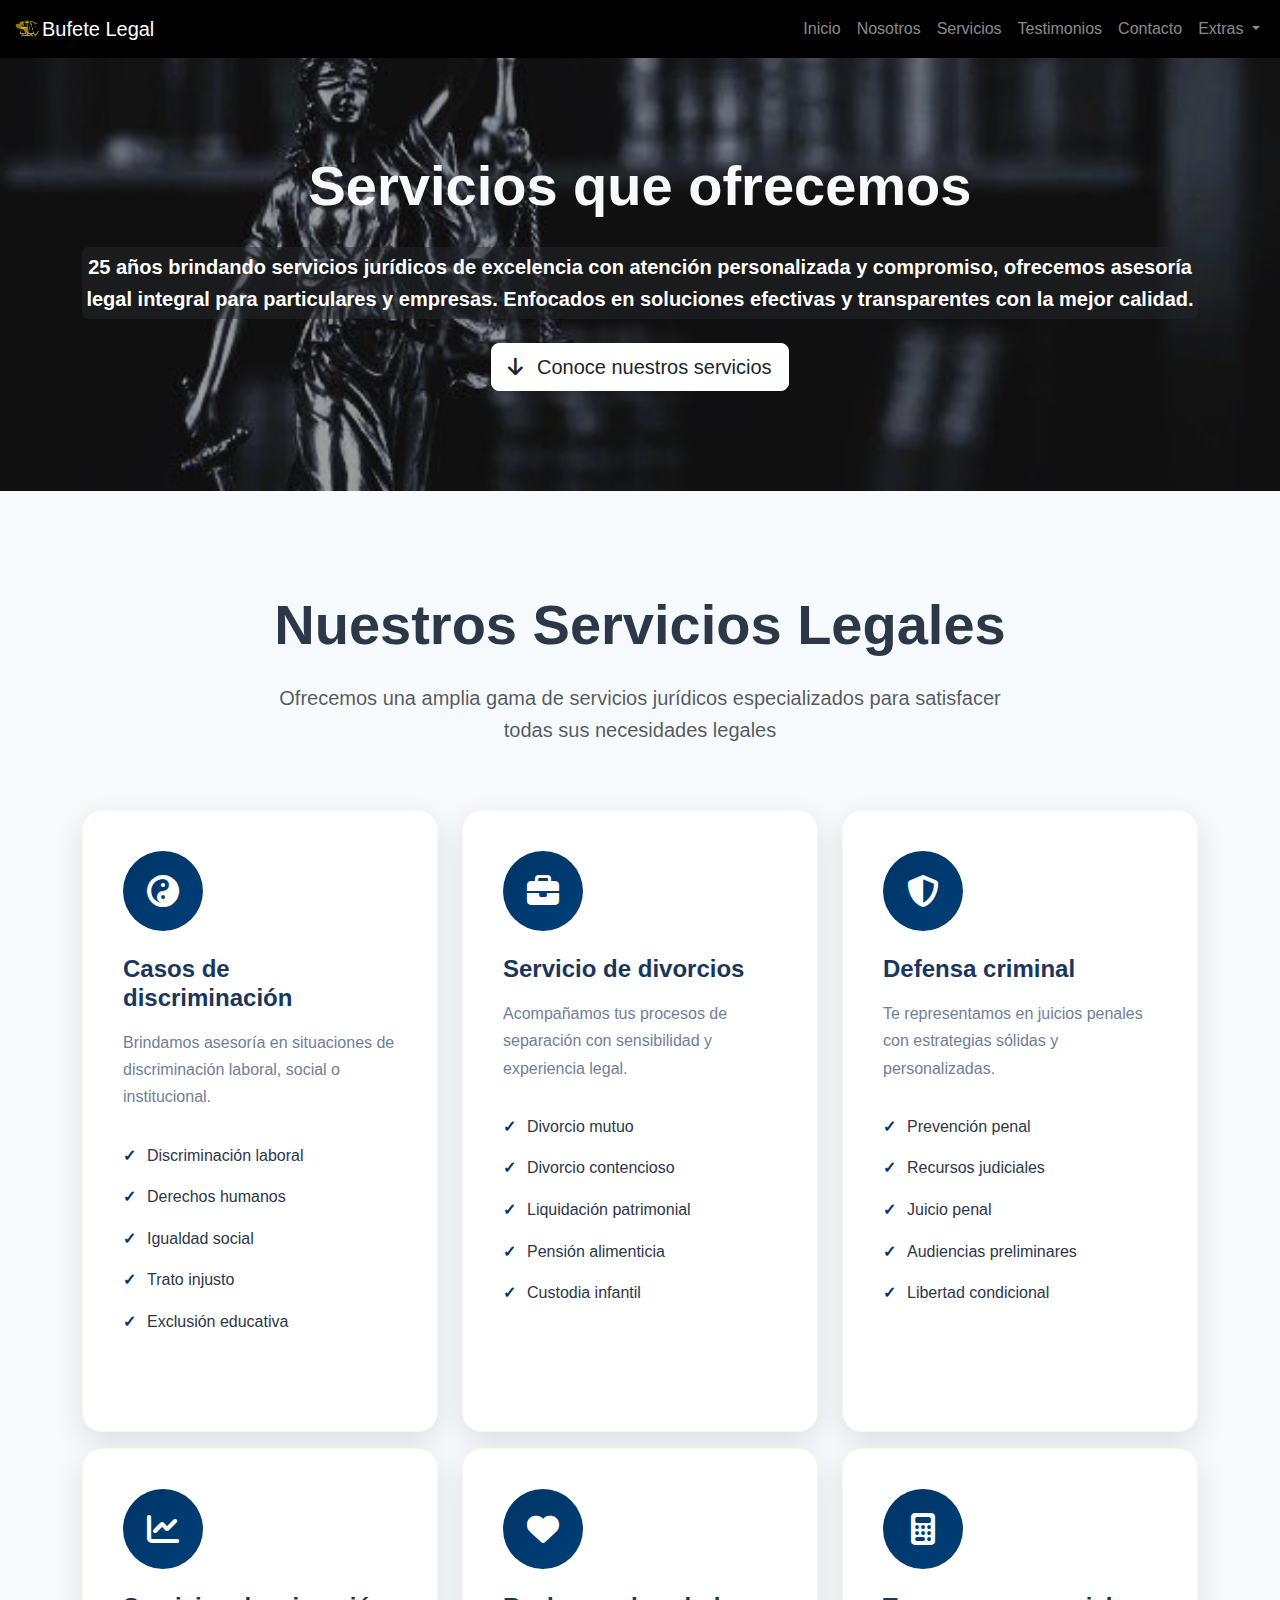
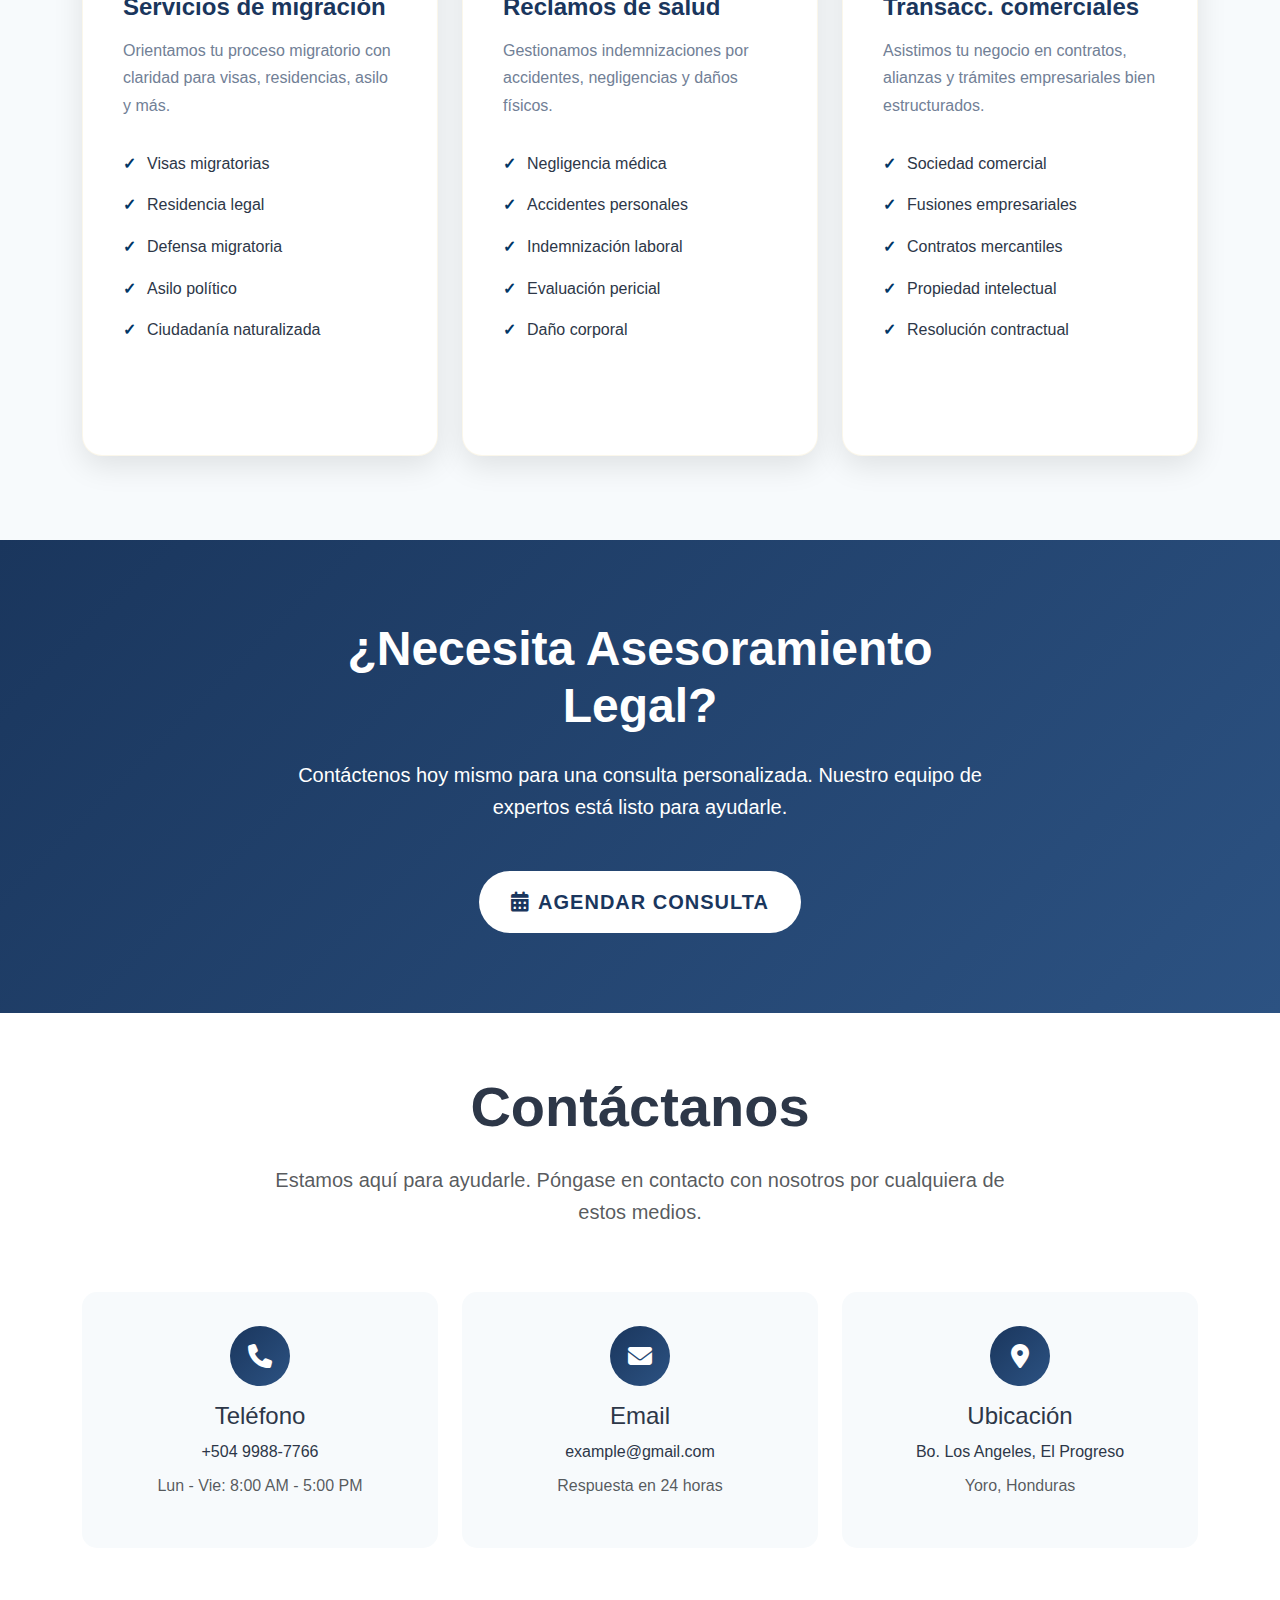
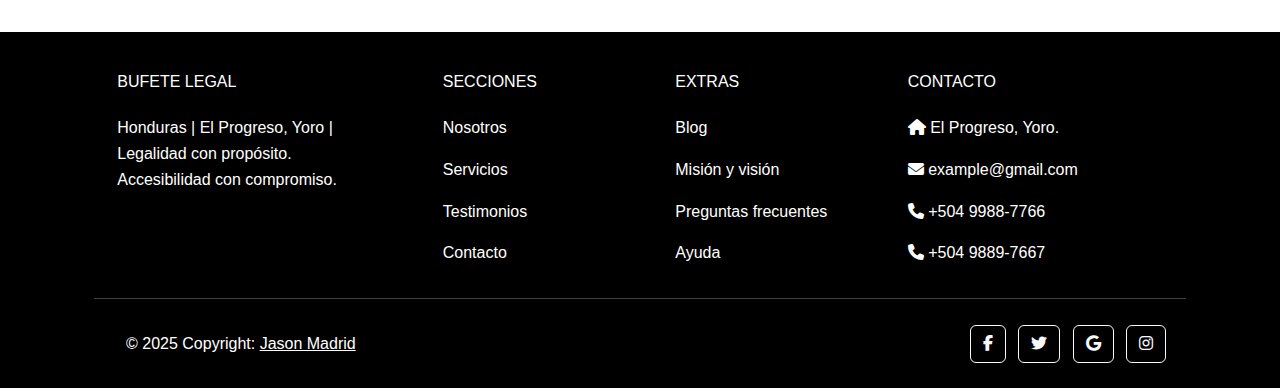
<file: servicios.html>
<!DOCTYPE html>
<html lang="en">
<head>
    <meta charset="UTF-8">
    <meta name="viewport" content="width=device-width, initial-scale=1.0">
    <link rel="stylesheet" href="bootstrap/bootstrap.min.css">
    <link rel="stylesheet" href="https://cdnjs.cloudflare.com/ajax/libs/font-awesome/6.4.0/css/all.min.css">
    <link rel="stylesheet" href="assets/index.css">
    <link rel="stylesheet" href="assets/servicios.css">
    <title>Servicios</title>
</head>
<body>
    <!-- Navbar -->
    <nav class="navbar navbar-expand-lg navbar-dark fixed-top" style="background-color: rgb(0, 0, 0);">
        <div class="container-fluid">
        <img src="img/logo-navbar.png" alt="Logo" width="30" height="24" class="d-inline-block align-text-top">
        <a class="navbar-brand" href="#">Bufete Legal</a>
        <button class="navbar-toggler" type="button" data-bs-toggle="collapse" data-bs-target="#navMenu">
            <span class="navbar-toggler-icon"></span>
        </button>
        <div class="collapse navbar-collapse" id="navMenu">
            <ul class="navbar-nav ms-auto">
            <li class="nav-item"><a class="nav-link" href="index.html">Inicio</a></li>
            <li class="nav-item"><a class="nav-link" href="nosotros.html">Nosotros</a></li>
            <li class="nav-item"><a class="nav-link" href="servicios.html">Servicios</a></li>
            <li class="nav-item"><a class="nav-link" href="testimonios.html">Testimonios</a></li>
            <li class="nav-item"><a class="nav-link" href="contacto.html">Contacto</a></li>
            <li class="nav-item dropdown">
                <a class="nav-link dropdown-toggle" href="#" id="extrasDropdown" role="button" data-bs-toggle="dropdown" aria-expanded="false">
                    Extras
                </a>
                <ul class="dropdown-menu dropdown-menu-end" aria-labelledby="extrasDropdown">
                    <li><a class="dropdown-item" href="blog.html">Blog</a></li>
                    <li><a class="dropdown-item" href="misionvision.html">Misión y visión</a></li>
                    <li><a class="dropdown-item" href="preguntas.html">Preguntas frecuentes</a></li>
                </ul>
            </li>
            </ul>
        </div>
        </div>
    </nav>
    
    <!-- Imagen de bienvenida -->
    <section class="hero-section" id="inicio">
        <div class="container mt-5">
            <div class="hero-content text-center">
                <h1 class="display-4 fw-bold text-light mb-4 p-1">Servicios que ofrecemos</h1>
                <p class="lead mb-4 bg-dark bg-opacity-50 rounded p-1 fw-bold">25 años brindando servicios jurídicos de excelencia con atención personalizada y compromiso, ofrecemos asesoría legal integral para particulares y empresas. Enfocados en soluciones efectivas y transparentes con la mejor calidad.</p>
                <a href="#servicios" class="btn btn-servicios btn-lg">
                    <i class="fas fa-arrow-down me-2"></i>
                    Conoce nuestros servicios
                </a>
            </div>
        </div>
    </section>

    <!-- Servicios -->
    <section id="servicios" class="services-section">
        <div class="container">
            <div class="row mb-5">
                <div class="col-lg-8 mx-auto text-center">
                    <h2 class="display-4 fw-bold mb-4" data-aos="fade-up">Nuestros Servicios Legales</h2>
                    <p class="lead text-muted" data-aos="fade-up" data-aos-delay="200">
                        Ofrecemos una amplia gama de servicios jurídicos especializados para satisfacer todas sus necesidades legales
                    </p>
                </div>
            </div>
            <div class="row">
                <div class="col-lg-4 col-md-6" data-aos="fade-up" data-aos-delay="100">
                    <div class="service-card h-100">
                        <div class="service-icon">
                            <i class="fa-solid fa-yin-yang"></i>
                        </div>
                        <h3 class="service-title">Casos de discriminación</h3>
                        <p class="service-description">
                            Brindamos asesoría en situaciones de discriminación laboral, social o institucional.
                        </p>
                        <ul class="service-features">
                            <li>Discriminación laboral</li>
                            <li>Derechos humanos</li>
                            <li>Igualdad social</li>
                            <li>Trato injusto</li>
                            <li>Exclusión educativa</li>
                        </ul>
                    </div>
                </div>
                <div class="col-lg-4 col-md-6" data-aos="fade-up" data-aos-delay="200">
                    <div class="service-card h-100">
                        <div class="service-icon">
                            <i class="fas fa-briefcase"></i>
                        </div>
                        <h3 class="service-title">Servicio de divorcios</h3>
                        <p class="service-description">
                            Acompañamos tus procesos de separación con sensibilidad y experiencia legal.
                        </p>
                        <ul class="service-features">
                            <li>Divorcio mutuo</li>
                            <li>Divorcio contencioso</li>
                            <li>Liquidación patrimonial</li>
                            <li>Pensión alimenticia</li>
                            <li>Custodia infantil</li>
                        </ul>
                    </div>
                </div>
                <div class="col-lg-4 col-md-6" data-aos="fade-up" data-aos-delay="300">
                    <div class="service-card h-100">
                        <div class="service-icon">
                            <i class="fas fa-shield-alt"></i>
                        </div>
                        <h3 class="service-title">Defensa criminal</h3>
                        <p class="service-description">
                            Te representamos en juicios penales con estrategias sólidas y personalizadas.
                        </p>
                        <ul class="service-features">
                            <li>Prevención penal</li>
                            <li>Recursos judiciales</li>
                            <li>Juicio penal</li>
                            <li>Audiencias preliminares</li>
                            <li>Libertad condicional</li>
                        </ul>
                    </div>
                </div>
                <div class="col-lg-4 col-md-6" data-aos="fade-up" data-aos-delay="400">
                    <div class="service-card h-100 mt-3">
                        <div class="service-icon">
                            <i class="fas fa-chart-line"></i>
                        </div>
                        <h3 class="service-title">Servicios de migración</h3>
                        <p class="service-description">
                            Orientamos tu proceso migratorio con claridad para visas, residencias, asilo y más.
                        </p>
                        <ul class="service-features">
                            <li>Visas migratorias</li>
                            <li>Residencia legal</li>
                            <li>Defensa migratoria</li>
                            <li>Asilo político</li>
                            <li>Ciudadanía naturalizada</li>
                        </ul>
                    </div>
                </div>
                <div class="col-lg-4 col-md-6" data-aos="fade-up" data-aos-delay="500">
                    <div class="service-card h-100 mt-3">
                        <div class="service-icon">
                            <i class="fas fa-heart"></i>
                        </div>
                        <h3 class="service-title">Reclamos de salud</h3>
                        <p class="service-description">
                            Gestionamos indemnizaciones por accidentes, negligencias y daños físicos.
                        </p>
                        <ul class="service-features">
                            <li>Negligencia médica</li>
                            <li>Accidentes personales</li>
                            <li>Indemnización laboral</li>
                            <li>Evaluación pericial</li>
                            <li>Daño corporal</li>
                        </ul>
                    </div>
                </div>
                <div class="col-lg-4 col-md-6" data-aos="fade-up" data-aos-delay="600">
                    <div class="service-card h-100 mt-3">
                        <div class="service-icon">
                            <i class="fas fa-calculator"></i>
                        </div>
                        <h3 class="service-title">Transacc. comerciales</h3>
                        <p class="service-description">
                            Asistimos tu negocio en contratos, alianzas y trámites empresariales bien estructurados.
                        </p>
                        <ul class="service-features">
                            <li>Sociedad comercial</li>
                            <li>Fusiones empresariales</li>
                            <li>Contratos mercantiles</li>
                            <li>Propiedad intelectual</li>
                            <li>Resolución contractual</li>
                        </ul>
                    </div>
                </div>
            </div>
        </div>
    </section>

    <!-- Consultas -->
    <section class="cta-section">
        <div class="container text-center">
            <div class="row">
                <div class="col-lg-8 mx-auto">
                    <h2 class="display-5 fw-bold mb-4" data-aos="fade-up">¿Necesita Asesoramiento Legal?</h2>
                    <p class="lead mb-5" data-aos="fade-up" data-aos-delay="200">
                        Contáctenos hoy mismo para una consulta personalizada. Nuestro equipo de expertos está listo para ayudarle.
                    </p>
                    <div data-aos="fade-up" data-aos-delay="400">
                        <a href="contacto.html" class="btn btn-primary-custom btn-lg">
                            <i class="fas fa-calendar-alt me-2"></i>Agendar Consulta
                        </a>
                    </div>
                </div>
            </div>
        </div>
    </section>

    <!-- Contacto -->
    <section id="contacto" class="contact-info">
        <div class="container">
            <div class="row mb-5">
                <div class="col-lg-8 mx-auto text-center">
                    <h2 class="display-4 fw-bold mb-4" data-aos="fade-up">Contáctanos</h2>
                    <p class="lead text-muted" data-aos="fade-up" data-aos-delay="200">
                        Estamos aquí para ayudarle. Póngase en contacto con nosotros por cualquiera de estos medios.
                    </p>
                </div>
            </div>
            <div class="row">
                <div class="col-lg-4 col-md-6 mb-4" data-aos="fade-up" data-aos-delay="100">
                    <div class="contact-card h-100">
                        <div class="contact-icon">
                            <i class="fas fa-phone"></i>
                        </div>
                        <h4>Teléfono</h4>
                        <p class="mb-2">+504 9988-7766</p>
                        <p class="text-muted">Lun - Vie: 8:00 AM - 5:00 PM</p>
                    </div>
                </div>
                <div class="col-lg-4 col-md-6 mb-4" data-aos="fade-up" data-aos-delay="200">
                    <div class="contact-card h-100">
                        <div class="contact-icon">
                            <i class="fas fa-envelope"></i>
                        </div>
                        <h4>Email</h4>
                        <p class="mb-2">example@gmail.com</p>
                        <p class="text-muted">Respuesta en 24 horas</p>
                    </div>
                </div>
                <div class="col-lg-4 col-md-6 mb-4" data-aos="fade-up" data-aos-delay="300">
                    <div class="contact-card h-100">
                        <div class="contact-icon">
                            <i class="fas fa-map-marker-alt"></i>
                        </div>
                        <h4>Ubicación</h4>
                        <p class="mb-2">Bo. Los Angeles, El Progreso</p>
                        <p class="text-muted">Yoro, Honduras</p>
                    </div>
                </div>
            </div>
        </div>
    </section>
    
    
    <!-- Footer -->
    <footer class="text-center text-lg-start text-white" style="background-color: #000000">
        <div class="container p-4 pb-0">
            <section class="">
                <div class="row">
                <div class="col-md-3 col-lg-3 col-xl-3 mx-auto mt-3">
                    <h6 class="text-uppercase mb-4 font-weight-bold">
                    Bufete Legal
                    </h6>
                    <p>Honduras | El Progreso, Yoro | Legalidad con propósito. Accesibilidad con compromiso.</p>
                </div>
                <hr class="w-100 clearfix d-md-none"/>
                <div class="col-md-2 col-lg-2 col-xl-2 mx-auto mt-3">
                    <h6 class="text-uppercase mb-4 font-weight-bold">Secciones</h6>
                    <p><a class="text-white text-decoration-none" href="nosotros.html">Nosotros</a></p>
                    <p><a class="text-white text-decoration-none" href="servicios.html">Servicios</a></p>
                    <p><a class="text-white text-decoration-none" href="testimonios.html">Testimonios</a></p>
                    <p><a class="text-white text-decoration-none" href="contacto.html">Contacto</a></p>
                </div>
                <hr class="w-100 clearfix d-md-none" />
                <div class="col-md-3 col-lg-2 col-xl-2 mx-auto mt-3">
                    <h6 class="text-uppercase mb-4 font-weight-bold">Extras</h6>
                    <p><a class="text-white text-decoration-none" href="blog.html">Blog</a></p>
                    <p><a class="text-white text-decoration-none" href="misionvision.html">Misión y visión</a></p>
                    <p><a class="text-white text-decoration-none" href="preguntas.html">Preguntas frecuentes</a></p>
                    <p><a class="text-white text-decoration-none" href="ayuda.html">Ayuda</a></p>
                </div>
                <hr class="w-100 clearfix d-md-none" />
                <div class="col-md-4 col-lg-3 col-xl-3 mx-auto mt-3">
                    <h6 class="text-uppercase mb-4 font-weight-bold">Contacto</h6>
                    <p><i class="fas fa-home mr-3"></i> El Progreso, Yoro.</p>
                    <p><i class="fas fa-envelope mr-3"></i> example@gmail.com</p>
                    <p><i class="fas fa-phone mr-3"></i> +504 9988-7766</p>
                    <p><i class="fas fa-phone mr-3"></i> +504 9889-7667</p>
                </div>
                </div>
            </section>
            <hr class="my-3">
            <section class="p-3 pt-0">
                <div class="row d-flex align-items-center">
                    <div class="col-md-7 col-lg-8 text-center text-md-start">
                        <div class="p-3">© 2025 Copyright:
                        <a class="text-white" href="#">Jason Madrid</a>
                        </div>
                    </div>
                    <div class="col-md-5 col-lg-4 ml-lg-0 text-center text-md-end">
                        <a class="btn btn-outline-light btn-floating m-1" class="text-white" role="button" ><i class="fab fa-facebook-f"></i ></a>
                        <a class="btn btn-outline-light btn-floating m-1" class="text-white" role="button" ><i class="fab fa-twitter"></i ></a>
                        <a class="btn btn-outline-light btn-floating m-1" class="text-white" role="button" ><i class="fab fa-google"></i></a>
                        <a class="btn btn-outline-light btn-floating m-1" class="text-white" role="button" ><i class="fab fa-instagram"></i ></a>
                    </div>
                </div>
            </section>
        </div>
    </footer>

    <script src="bootstrap/bootstrap.bundle.min.js"></script>
</body>
</html>
</file>
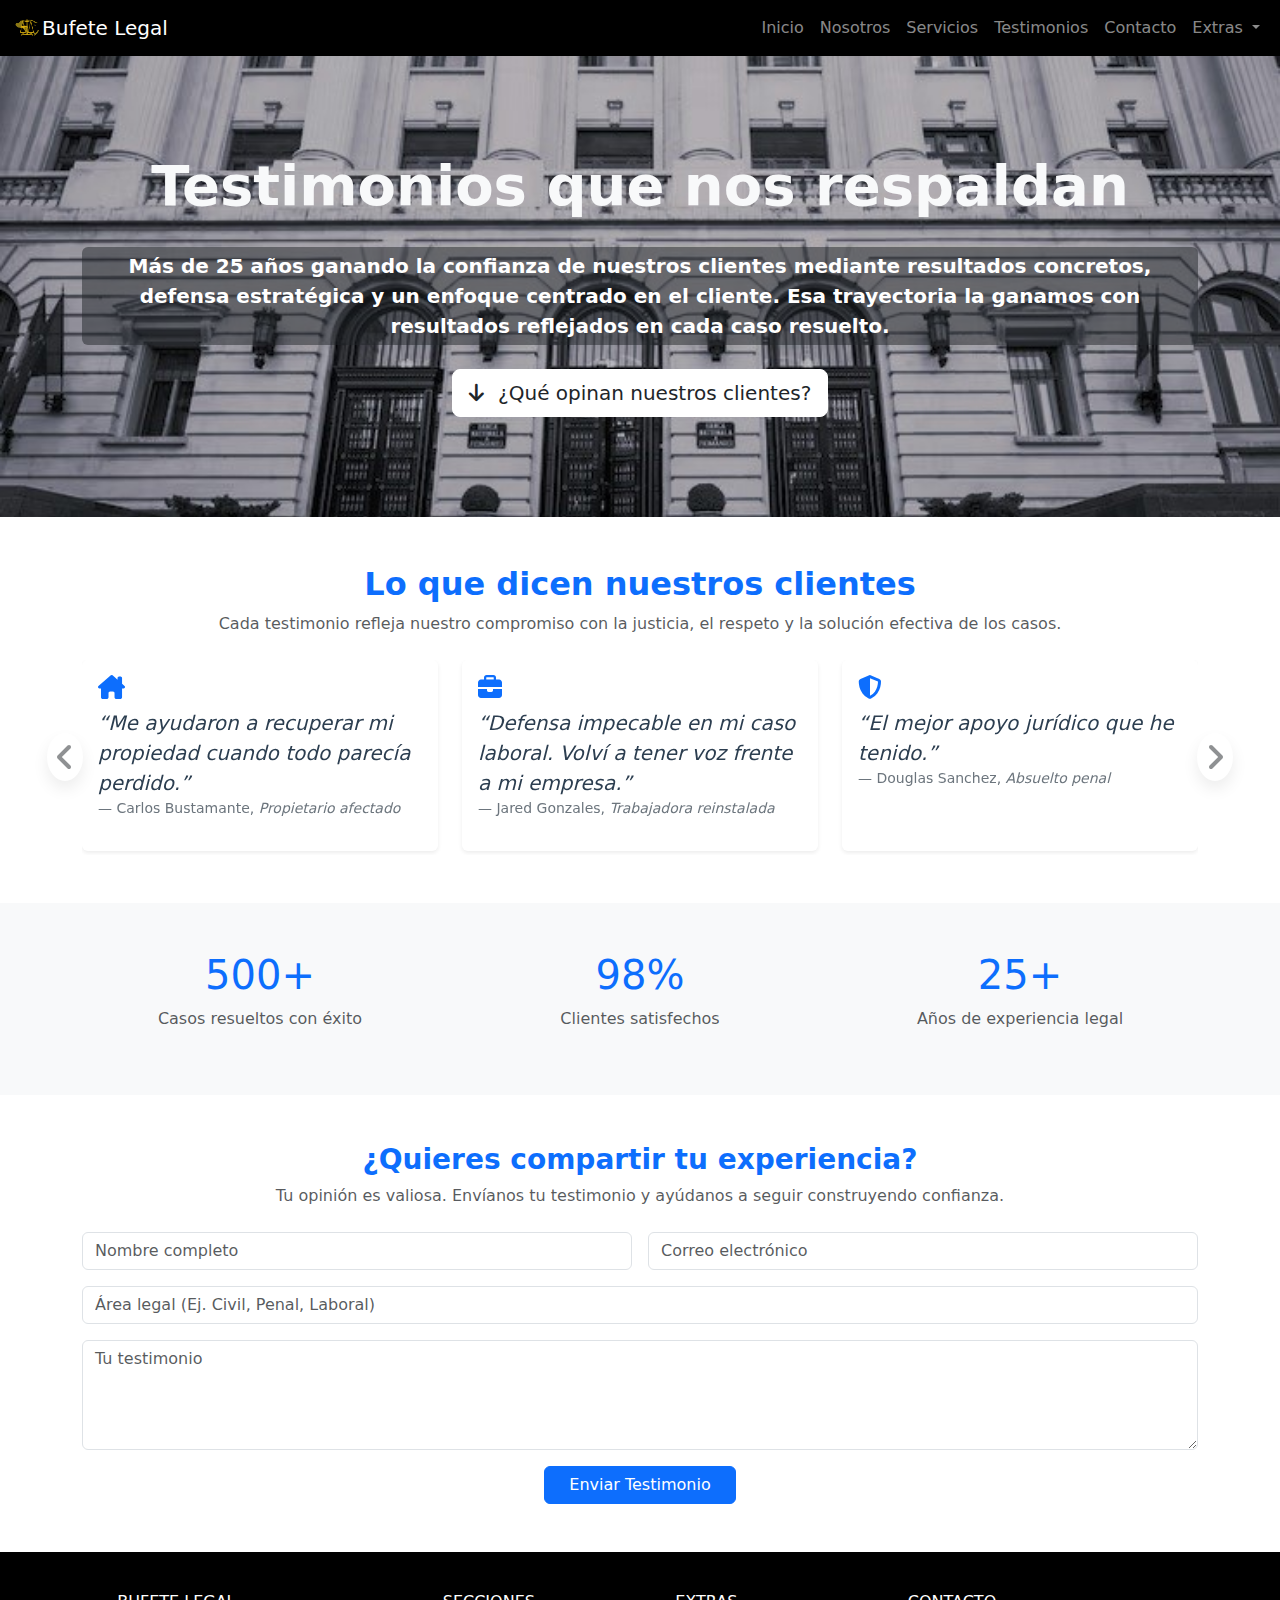
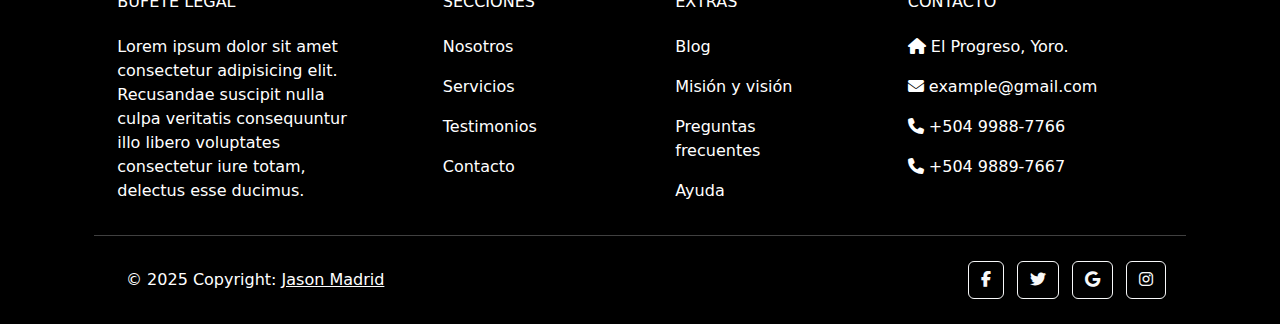
<file: testimonios.html>
<!DOCTYPE html>
<html lang="en">
<head>
    <meta charset="UTF-8">
    <meta name="viewport" content="width=device-width, initial-scale=1.0">
    <link rel="stylesheet" href="bootstrap/bootstrap.min.css">
    <link rel="stylesheet" href="assets/index.css">
    <link rel="stylesheet" href="assets/testimonios.css">
    <link rel="stylesheet" href="https://cdnjs.cloudflare.com/ajax/libs/font-awesome/6.4.0/css/all.min.css">
    <title>Testimonios</title>
</head>
<body>
    <!-- Navbar -->
    <nav class="navbar navbar-expand-lg navbar-dark fixed-top" style="background-color: rgb(0, 0, 0);">
        <div class="container-fluid">
        <img src="img/logo-navbar.png" alt="Logo" width="30" height="24" class="d-inline-block align-text-top">
        <a class="navbar-brand" href="#">Bufete Legal</a>
        <button class="navbar-toggler" type="button" data-bs-toggle="collapse" data-bs-target="#navMenu">
            <span class="navbar-toggler-icon"></span>
        </button>
        <div class="collapse navbar-collapse" id="navMenu">
            <ul class="navbar-nav ms-auto">
            <li class="nav-item"><a class="nav-link" href="index.html">Inicio</a></li>
            <li class="nav-item"><a class="nav-link" href="nosotros.html">Nosotros</a></li>
            <li class="nav-item"><a class="nav-link" href="servicios.html">Servicios</a></li>
            <li class="nav-item"><a class="nav-link" href="testimonios.html">Testimonios</a></li>
            <li class="nav-item"><a class="nav-link" href="contacto.html">Contacto</a></li>
            <li class="nav-item dropdown">
                <a class="nav-link dropdown-toggle" href="#" id="extrasDropdown" role="button" data-bs-toggle="dropdown" aria-expanded="false">
                    Extras
                </a>
                <ul class="dropdown-menu dropdown-menu-end" aria-labelledby="extrasDropdown">
                    <li><a class="dropdown-item" href="blog.html">Blog</a></li>
                    <li><a class="dropdown-item" href="misionvision.html">Misión y visión</a></li>
                    <li><a class="dropdown-item" href="preguntas.html">Preguntas frecuentes</a></li>
                </ul>
            </li>
            </ul>
        </div>
        </div>
    </nav>

    <!-- Imagen de bienvenida -->
    <section id="inicio" class="hero-section">
        <div class="container mt-5">
            <div class="hero-content text-center">
                <h1 class="display-4 fw-bold text-light mb-4 p-1">Testimonios que nos respaldan</h1>
                <p class="lead mb-4 bg-dark bg-opacity-50 rounded p-1 fw-bold">Más de 25 años ganando la confianza de nuestros clientes mediante resultados concretos, defensa estratégica y un enfoque centrado en el cliente. Esa trayectoria la ganamos con resultados reflejados en cada caso resuelto.</p>
                <a href="#testimonios" class="btn btn-servicios btn-lg">
                <i class="fas fa-arrow-down me-2"></i>
                ¿Qué opinan nuestros clientes?
                </a>
            </div>
        </div>
    </section>

    <!-- Testimonios -->
    <section class="container my-5">
        <div class="text-center mb-4">
            <h2 id="testimonios" class="title-testimonios fw-bold text-primary">Lo que dicen nuestros clientes</h2>
            <p class="text-muted">Cada testimonio refleja nuestro compromiso con la justicia, el respeto y la solución efectiva de los casos.</p>
        </div>
        <div id="carouselTestimonios" class="carousel slide" data-bs-ride="carousel">
            <div class="carousel-inner">
                <!-- Slide 1 -->
                <div class="carousel-item active">
                    <div class="row g-4">
                    <!-- Testimonio 1 -->
                    <div class="col-md-4 mb-1">
                        <div class="card h-100 shadow-sm border-0">
                            <div class="card-body">
                                <div class="mb-2 text-primary">
                                    <i class="fa-solid fa-house-chimney fa-xl"></i>
                                </div>
                                <blockquote class="blockquote mb-3">
                                <p class="testimonial-text">“Me ayudaron a recuperar mi propiedad cuando todo parecía perdido.”</p>
                                </blockquote>
                                <footer class="blockquote-footer">Carlos Bustamante, <cite title="Civil">Propietario afectado</cite></footer>
                            </div>
                        </div>
                    </div>
                    <!-- Testimonio 2 -->
                    <div class="col-md-4 mb-1">
                        <div class="card h-100 shadow-sm border-0">
                            <div class="card-body">
                                <div class="mb-2 text-primary">
                                    <i class="fa-solid fa-briefcase fa-xl"></i>
                                </div>
                                <blockquote class="blockquote mb-3">
                                <p class="testimonial-text">“Defensa impecable en mi caso laboral. Volví a tener voz frente a mi empresa.”</p>
                                </blockquote>
                                <footer class="blockquote-footer">Jared Gonzales, <cite title="Laboral">Trabajadora reinstalada</cite></footer>
                            </div>
                        </div>
                    </div>
                    <!-- Testimonio 3 -->
                    <div class="col-md-4 mb-1">
                        <div class="card h-100 shadow-sm border-0">
                            <div class="card-body">
                                <div class="mb-2 text-primary">
                                    <i class="fa-solid fa-shield-halved fa-xl"></i>
                                </div>
                                <blockquote class="blockquote mb-3">
                                <p class="testimonial-text">“El mejor apoyo jurídico que he tenido.”</p>
                                </blockquote>
                                <footer class="blockquote-footer">Douglas Sanchez, <cite title="Penal">Absuelto penal</cite></footer>
                            </div>
                        </div>
                    </div>
                    </div>
                </div>
                <!-- Slide 2 -->
                <div class="carousel-item">
                    <div class="row g-4">
                        <!-- Testimonio 4 -->
                        <div class="col-md-4 mb-1">
                            <div class="card h-100 shadow-sm border-0">
                                <div class="card-body">
                                    <div class="mb-2 text-primary">
                                    <i class="fa-solid fa-house-chimney fa-xl"></i>
                                    </div>
                                    <blockquote class="blockquote mb-3">
                                    <p class="testimonial-text">“Su acompañamiento legal fue clave en mi caso de divorcio.”</p>
                                    </blockquote>
                                    <footer class="blockquote-footer">Alex Fernando, <cite title="Civil">Caso familiar</cite></footer>
                                </div>
                            </div>
                        </div>
                        <!-- Testimonio 5 -->
                        <div class="col-md-4 mb-1">
                            <div class="card h-100 shadow-sm border-0">
                                <div class="card-body">
                                    <div class="mb-2 text-primary">
                                    <i class="fa-solid fa-comment-dots fa-xl"></i>
                                    </div>
                                    <blockquote class="blockquote mb-3">
                                    <p class="testimonial-text">“Excelente asesoría en contratos empresariales. Claridad y compromiso.”</p>
                                    </blockquote>
                                    <footer class="blockquote-footer">Paola Gomez, <cite title="Corporativo">Empresario</cite></footer>
                                </div>
                            </div>
                        </div>
                        <!-- Testimonio 6 -->
                        <div class="col-md-4 mb-1">
                            <div class="card h-100 shadow-sm border-0">
                                <div class="card-body">
                                    <div class="mb-2 text-primary">
                                    <i class="fa-solid fa-shield-halved fa-xl"></i>
                                    </div>
                                    <blockquote class="blockquote mb-3">
                                    <p class="testimonial-text">“Me sentí respaldado en todo el proceso judicial. Recomendadísimos.”</p>
                                    </blockquote>
                                    <footer class="blockquote-footer">Ana Murillo, <cite title="Penal">Proceso penal</cite></footer>
                                </div>
                            </div>
                        </div>
                    </div>
                </div>
            </div>
            <!-- Controles -->
            <button class="carousel-control-prev" type="button" data-bs-target="#carouselTestimonios" data-bs-slide="prev">
            <i class="fas fa-angle-left fa-2x text-dark bg-white rounded-circle p-2 shadow"></i>
            <span class="visually-hidden">Anterior</span>
            </button>
            <button class="carousel-control-next" type="button" data-bs-target="#carouselTestimonios" data-bs-slide="next">
            <i class="fas fa-angle-right fa-2x text-dark bg-white rounded-circle p-2 shadow"></i>
            <span class="visually-hidden">Siguiente</span>
            </button>
            </div>
    </section>

    <!-- Banner -->
    <section class="bg-light py-5 text-center">
        <div class="container">
            <div class="row g-4">
                <div class="col-md-4">
                    <h2 class="display-6 text-primary">500+</h2>
                    <p class="text-muted">Casos resueltos con éxito</p>
                </div>
                <div class="col-md-4">
                    <h2 class="display-6 text-primary">98%</h2>
                    <p class="text-muted">Clientes satisfechos</p>
                </div>
                <div class="col-md-4">
                    <h2 class="display-6 text-primary">25+</h2>
                    <p class="text-muted">Años de experiencia legal</p>
                </div>
            </div>
        </div>
    </section>

    <!-- Sección de envío de testimonios -->
    <section class="container my-5">
        <div class="text-center mb-4">
            <h3 class="fw-bold text-primary">¿Quieres compartir tu experiencia?</h3>
            <p class="text-muted">Tu opinión es valiosa. Envíanos tu testimonio y ayúdanos a seguir construyendo confianza.</p>
        </div>
        <form class="row g-3" id="form-testimonio">
            <div class="col-md-6">
            <input type="text" class="form-control" placeholder="Nombre completo" required>
            </div>
            <div class="col-md-6">
            <input type="email" class="form-control" placeholder="Correo electrónico" required>
            </div>
            <div class="col-12">
            <input type="text" class="form-control" placeholder="Área legal (Ej. Civil, Penal, Laboral)" required>
            </div>
            <div class="col-12">
            <textarea class="form-control" rows="4" placeholder="Tu testimonio" required></textarea>
            </div>
            <div class="col-12 text-center">
            <button type="submit" class="btn btn-primary px-4">Enviar Testimonio</button>
            </div>
        </form>
    </section>

    <!-- Footer -->
    <footer class="text-center text-lg-start text-white" style="background-color: #000000">
        <div class="container p-4 pb-0">
            <section class="">
                <div class="row">
                <div class="col-md-3 col-lg-3 col-xl-3 mx-auto mt-3">
                    <h6 class="text-uppercase mb-4 font-weight-bold">
                    Bufete Legal
                    </h6>
                    <p>Lorem ipsum dolor sit amet consectetur adipisicing elit. Recusandae suscipit nulla culpa veritatis consequuntur illo libero voluptates consectetur iure totam, delectus esse ducimus.</p>
                </div>
                <hr class="w-100 clearfix d-md-none"/>
                <div class="col-md-2 col-lg-2 col-xl-2 mx-auto mt-3">
                    <h6 class="text-uppercase mb-4 font-weight-bold">Secciones</h6>
                    <p><a class="text-white text-decoration-none" href="nosotros.html">Nosotros</a></p>
                    <p><a class="text-white text-decoration-none" href="servicios.html">Servicios</a></p>
                    <p><a class="text-white text-decoration-none" href="testimonios.html">Testimonios</a></p>
                    <p><a class="text-white text-decoration-none" href="contacto.html">Contacto</a></p>
                </div>
                <hr class="w-100 clearfix d-md-none" />
                <div class="col-md-3 col-lg-2 col-xl-2 mx-auto mt-3">
                    <h6 class="text-uppercase mb-4 font-weight-bold">Extras</h6>
                    <p><a class="text-white text-decoration-none" href="blog.html">Blog</a></p>
                    <p><a class="text-white text-decoration-none" href="misionvision.html">Misión y visión</a></p>
                    <p><a class="text-white text-decoration-none" href="preguntas.html">Preguntas frecuentes</a></p>
                    <p><a class="text-white text-decoration-none" href="ayuda.html">Ayuda</a></p>
                </div>
                <hr class="w-100 clearfix d-md-none" />
                <div class="col-md-4 col-lg-3 col-xl-3 mx-auto mt-3">
                    <h6 class="text-uppercase mb-4 font-weight-bold">Contacto</h6>
                    <p><i class="fas fa-home mr-3"></i> El Progreso, Yoro.</p>
                    <p><i class="fas fa-envelope mr-3"></i> example@gmail.com</p>
                    <p><i class="fas fa-phone mr-3"></i> +504 9988-7766</p>
                    <p><i class="fas fa-phone mr-3"></i> +504 9889-7667</p>
                </div>
                </div>
            </section>
            <hr class="my-3">
            <section class="p-3 pt-0">
                <div class="row d-flex align-items-center">
                    <div class="col-md-7 col-lg-8 text-center text-md-start">
                        <div class="p-3">© 2025 Copyright:
                        <a class="text-white" href="#">Jason Madrid</a>
                        </div>
                    </div>
                    <div class="col-md-5 col-lg-4 ml-lg-0 text-center text-md-end">
                        <a class="btn btn-outline-light btn-floating m-1" class="text-white" role="button" ><i class="fab fa-facebook-f"></i ></a>
                        <a class="btn btn-outline-light btn-floating m-1" class="text-white" role="button" ><i class="fab fa-twitter"></i ></a>
                        <a class="btn btn-outline-light btn-floating m-1" class="text-white" role="button" ><i class="fab fa-google"></i></a>
                        <a class="btn btn-outline-light btn-floating m-1" class="text-white" role="button" ><i class="fab fa-instagram"></i ></a>
                    </div>
                </div>
            </section>
        </div>
    </footer>

    <script src="bootstrap/bootstrap.bundle.min.js"></script>
    <script src="js/testimonios.js"></script>
</body>
</html>
</file>
<file: assets/index.css>
/* Carousel */
.carousel-img {
  height: 600px;      
  object-fit: cover;
  width: 100%;
}

@media (max-width: 576px) {
    .carousel-img {
        height: 300px;
    }
}



/* Sobre Nosotros */
.about {
    background: linear-gradient(rgba(0, 0, 0, .1), rgba(0, 0, 0, .1)), url(https://usap.edu/2024/wp-content/uploads/2024/08/legal-books-happy-portrait-and-man-research-law-f-2023-11-27-05-31-43-utc-1-scaled.jpg) left center no-repeat;
    background-size: cover;
}


/* Servicios */
.btn-contacto{
  background-color: white;
}
.btn-contacto:hover{
  background-color: rgb(228, 228, 228);
}
.contactButton {
  background: #000000;
  color: white;
  font-family: inherit;
  padding: 0.45em;
  padding-left: 1em;
  font-size: 17px;
  font-weight: 500;
  border-radius: 0.9em;
  border: none;
  cursor: pointer;
  letter-spacing: 0.05em;
  display: flex;
  align-items: center;
  box-shadow: inset 0 0 1.6em -0.6em #2e2d2e;
  overflow: hidden;
  position: relative;
  height: 2.8em;
  padding-right: 3em;
}

.iconButton {
  margin-left: 1em;
  position: absolute;
  display: flex;
  align-items: center;
  justify-content: center;
  height: 2.2em;
  width: 2.2em;
  border-radius: 0.7em;
  box-shadow: 0.1em 0.1em 0.6em 0.2em #2e2d2e;
  right: 0.3em;
  transition: all 0.3s;
}

.contactButton:hover {
  transform: translate(-0.05em, -0.05em);
  box-shadow: 0.15em 0.15em #2e2d2e;
}

.contactButton:active {
  transform: translate(0.05em, 0.05em);
  box-shadow: 0.05em 0.05em #2e2d2e;
}


/* Testimonios */
.testimonial-box {
  background-color: #f8f9fa;
  transition: transform 0.3s ease;
  border-left: 5px solid #0d6efd;
}
.testimonial-box:hover {
  transform: translateY(-5px);
}

/* Seccion contacto */
.effect-parallax {
  background: linear-gradient(rgba(0,0,0,.6), rgba(0,0,0,.6)),
  url('../img/parallax-contactanos.jpg') center center no-repeat;
  background-size: cover;
  background-attachment: fixed;
  background-position: center;
}
</file>
<file: assets/contacto.css>
/* Aplica a todo el cuerpo y HTML */
html, body {
    overflow-x: hidden;
}

/* Imagen de bienvenida */
.hero-section {
    background-image: url(../img/contacto/img-contacto-inicio.jpg);
    background-size: cover;
    background-repeat: no-repeat;
    background-position: center;
    color: white;
    padding: 100px 0;
    position: relative;
    overflow: hidden;
}
.hero-content {
    position: relative;
    z-index: 2;
}
.btn-nosotros {
    background-color: #ffffff;
    border-color: #ffffff;
}
.btn-nosotros:hover {
    background-color: #002853;
    border-color: #002853;
}
@media (max-width: 768px) {
    .hero-section {
        padding: 60px 0;
    }
    
    .section-title {
        font-size: 1.8rem;
    }
    
    .hero-section h1 {
        font-size: 2.5rem;
    }
}

/* Ubicacion */
section h2 {
    font-size: 2rem;
}
section i {
    opacity: 0.9;
}
.btn-lg {
    font-weight: 500;
    padding: 0.75rem 1.5rem;
}
#contacto-info i {
    font-size: 1.2rem;
}
.ratio iframe {
    border-radius: 8px;
}

:root {
    --primary-color: #1a365d;
    --secondary-color: #2c5282;
    --accent-color: #003566;
    --text-dark: #2d3748;
    --text-light: #718096;
}
body {
    font-family: 'Segoe UI', Tahoma, Geneva, Verdana, sans-serif;
    line-height: 1.6;
    color: var(--text-dark);
}
#formulario {
    scroll-margin-top: 40px;
}
.contact-card {
    background: white;
    border-radius: 15px;
    box-shadow: 0 10px 30px rgba(0,0,0,0.1);
    padding: 2rem;
    margin-bottom: 2rem;
    transition: transform 0.3s ease, box-shadow 0.3s ease;
}
.contact-card:hover {
    transform: translateY(-5px);
    box-shadow: 0 15px 40px rgba(0,0,0,0.15);
}
.contact-icon {
    width: 60px;
    height: 60px;
    background: linear-gradient(135deg, var(--accent-color), #2c5282);
    border-radius: 50%;
    display: flex;
    align-items: center;
    justify-content: center;
    margin: 0 auto 1rem;
    color: white;
    font-size: 1.5rem;
}
.form-control {
    border: 2px solid #e2e8f0;
    border-radius: 10px;
    padding: 12px 15px;
    transition: all 0.3s ease;
}
.form-control:focus {
    border-color: var(--accent-color);
    box-shadow: 0 0 0 0.2rem rgba(212, 175, 55, 0.25);
}
.btn-primary {
    background-color: var(--secondary-color);
    border: none;
    border-radius: 10px;
    padding: 12px 30px;
    font-weight: 600;
    transition: all 0.3s ease;
}
.btn-primary:hover {
    background-color: var(--accent-color);
    transform: translateY(-2px);
    box-shadow: 0 5px 15px rgba(212, 175, 55, 0.4);
}
.map-container {
    border-radius: 15px;
    overflow: hidden;
    box-shadow: 0 10px 30px rgba(0,0,0,0.1);
}
.contact-info-item {
    padding: 1rem;
    border-left: 4px solid var(--accent-color);
    background: #f8fafc;
    margin-bottom: 1rem;
    border-radius: 0 10px 10px 0;
}
.section-title {
    color: var(--primary-color);
    font-weight: 700;
    margin-bottom: 2rem;
    position: relative;
}
.section-title::after {
    content: '';
    position: absolute;
    bottom: -10px;
    left: 50%;
    transform: translateX(-50%);
    width: 60px;
    height: 3px;
    background: var(--accent-color);
    border-radius: 2px;
}
.alert-success {
    background: linear-gradient(135deg, #48bb78, #38a169);
    border: none;
    color: white;
    border-radius: 10px;
}
@media (max-width: 768px) {
    .hero-section {
        padding: 60px 0;
    }
    .contact-card {
        margin-bottom: 1.5rem;
    }
}

/*Banner*/
.container_banner {
    width: 100%;
    background-color: black;
    background-size: cover;
    color: #ffffff;
    text-align: center;
    padding: 20px 15px;
    margin-bottom: 30px;
    position: relative;
}
.big-text {
    font-size: 42px;
    font-weight: 700;
    line-height: 1.2;
}
.container_banner a {
    display: inline-block;
    background: #fff;
    color: #36465d;
    text-transform: uppercase;
    padding: 10px 20px;
    font-size: 16px;
    font-weight: 600;
    text-decoration: none;
    border-radius: 6px;
    transition: all 0.3s ease;
    margin-top: 15px;
}
.container_banner a:hover {
    background: #6da0fd;
    color: #fff;
    transform: scale(1.05);
}

/* Marcas */
.full-banner {
    width: 100%;
    background-color: #f8f8f8; /* Azul institucional o legal */
    color: #ffffff;
}
.marcas-patrocinadoras img {
    max-height: 80px;
    object-fit: contain;
    transition: opacity 0.3s ease, transform 0.3s ease;
}
.marcas-patrocinadoras img:hover {
    transform: scale(1.05);
}

/* Sedes */
.local-card img {
    height: 300px;
    width: 100%;
    object-fit: cover;
    border-bottom: 1px solid #ddd;
}
.local-card .card-body {
    padding-top: 15px;
}
.local-card:hover {
    box-shadow: 0 0 18px rgba(0, 0, 0, 0.15);
    transform: translateY(-3px);
    transition: all 0.3s ease;
}
</file>
<file: assets/servicios.css>
/* Imagen de bienvenida */
.hero-section {
    background-image: url(../img/servicios/img-servicios-inicio.jpg);
    background-size: cover;
    background-repeat: no-repeat;
    background-position: center;
    color: white;
    padding: 100px 0;
    position: relative;
    overflow: hidden;
}
.hero-content {
    position: relative;
    z-index: 2;
}
.btn-servicios {
    background-color: #ffffff;
    border-color: #ffffff;
}
.btn-servicios:hover {
    background-color: #002853;
    border-color: #002853;
}

:root {
    --primary-color: #1a365d;
    --secondary-color: #2c5282;
    --accent-color: #003566;
    --text-dark: #2d3748;
    --text-light: #718096;
    --bg-light: #f7fafc;
}
* {
    margin: 0;
    padding: 0;
    box-sizing: border-box;
}
body {
    font-family: 'Segoe UI', Tahoma, Geneva, Verdana, sans-serif;
    line-height: 1.6;
    color: var(--text-dark);
    overflow-x: hidden;
}

/* Imagen de bienvenida */
.hero-content {
    position: relative;
    z-index: 2;
}
.hero-title {
    font-size: 3.5rem;
    font-weight: 700;
    margin-bottom: 1.5rem;
    background: linear-gradient(135deg, #ffffff, var(--accent-color));
    -webkit-background-clip: text;
    -webkit-text-fill-color: transparent;
    background-clip: text;
}
.hero-subtitle {
    font-size: 1.3rem;
    margin-bottom: 2rem;
    opacity: 0.9;
}
/* Servicios */
.services-section {
    padding: 100px 0;
    background: var(--bg-light);
}
.service-card {
    background: white;
    border-radius: 20px;
    padding: 2.5rem;
    margin-bottom: 2rem;
    box-shadow: 0 10px 30px rgba(0,0,0,0.1);
    transition: all 0.4s ease;
    position: relative;
    overflow: hidden;
    border: 1px solid rgba(212, 175, 55, 0.1);
}
.service-card::before {
    content: '';
    position: absolute;
    top: 0;
    left: 0;
    right: 0;
    height: 4px;
    background: linear-gradient(90deg, var(--accent-color), var(--secondary-color));
    transform: scaleX(0);
    transition: transform 0.4s ease;
}
.service-card:hover {
    transform: translateY(-10px);
    box-shadow: 0 20px 40px rgba(0,0,0,0.15);
}
.service-card:hover::before {
    transform: scaleX(1);
}
.service-icon {
    width: 80px;
    height: 80px;
    background: linear-gradient(135deg, var(--accent-color), #003f7a);
    border-radius: 50%;
    display: flex;
    align-items: center;
    justify-content: center;
    font-size: 2rem;
    color: white;
    margin-bottom: 1.5rem;
    transition: all 0.4s ease;
}
.service-card:hover .service-icon {
    transform: scale(1.1) rotate(5deg);
}
.service-title {
    font-size: 1.5rem;
    font-weight: 600;
    color: var(--primary-color);
    margin-bottom: 1rem;
}
.service-description {
    color: var(--text-light);
    margin-bottom: 1.5rem;
    line-height: 1.7;
}
.service-features {
    list-style: none;
    padding: 0;
}
.service-features li {
    padding: 0.5rem 0;
    color: var(--text-dark);
    position: relative;
    padding-left: 1.5rem;
}
.service-features li::before {
    content: '✓';
    position: absolute;
    left: 0;
    color: var(--accent-color);
    font-weight: bold;
}
/* Agendar consulta */
.cta-section {
    background: linear-gradient(135deg, var(--primary-color), var(--secondary-color));
    color: white;
    padding: 80px 0;
    position: relative;
}
.cta-section::before {
    position: absolute;
    top: 0;
    left: 0;
    right: 0;
    bottom: 0;
    background: url('data:image/svg+xml,<svg xmlns="http://www.w3.org/2000/svg" viewBox="0 0 100 20" fill="%23ffffff" opacity="0.05"><circle cx="50" cy="10" r="10"/></svg>');
    animation: float 20s ease-in-out infinite;
}
.btn-primary-custom {
    background: white;
    border: none;
    padding: 1rem 2rem;
    border-radius: 50px;
    font-weight: 600;
    text-transform: uppercase;
    letter-spacing: 1px;
    transition: all 0.3s ease;
    color: var(--primary-color);
}
.btn-primary-custom:hover{
    transform: translateY(-2px);
    box-shadow: 0 10px 20px rgba(0, 0, 0, 0.3) !important;
    background-color: #00478a;
}
/* Contacto */
.contact-info {
    background: white;
    padding: 60px 0;
}
.contact-card {
    background: var(--bg-light);
    border-radius: 15px;
    padding: 2rem;
    text-align: center;
    transition: all 0.3s ease;
    border: 2px solid transparent;
}
.contact-card:hover {
    border-color: var(--accent-color);
    transform: translateY(-5px);
}
.contact-icon {
    width: 60px;
    height: 60px;
    background: linear-gradient(135deg, var(--primary-color), var(--secondary-color));
    border-radius: 50%;
    display: flex;
    align-items: center;
    justify-content: center;
    font-size: 1.5rem;
    color: white;
    margin: 0 auto 1rem;
}
/* Animaciones */
@keyframes float {
    0%, 100% { transform: translateY(0px); }
    50% { transform: translateY(-20px); }
}
.fade-in-up {
    opacity: 0;
    transform: translateY(30px);
    animation: fadeInUp 0.8s ease forwards;
}
@keyframes fadeInUp {
    to {
        opacity: 1;
        transform: translateY(0);
    }
}

/* Mobile Responsive */
@media (max-width: 768px) {
.hero-title {
    font-size: 2.5rem;
}

.hero-subtitle {
    font-size: 1.1rem;
}

.service-card {
    padding: 1.5rem;
}

.services-section {
    padding: 60px 0;
}
}
@media (max-width: 576px) {
.hero-title {
    font-size: 2rem;
}
.hero-section {
    padding: 80px 0 60px;
}
}
</file>
<file: assets/testimonios.css>
html, body {
    overflow-x: hidden;
    max-width: 100%;
    box-sizing: border-box;
}

h2#testimonios {
    scroll-margin-top: 80px; /* Ajustar la altura según el navbar */
}

.carousel-control-prev i, .carousel-control-next i {
    position: absolute;
    top: 50%;
    transform: translateY(-50%);
    z-index: 1;
    cursor: pointer;
}

.carousel-control-prev i {
    left: -35px; /* Alejar o acercar flechas */
}

.carousel-control-next i {
    right: -35px;
}

/* Testimonios */
.card {
    transition: transform 0.3s ease;
    background-color: #fff;
}
.card:hover {
    transform: translateY(-5px);
}
.blockquote {
    font-style: italic;
    color: #2c3e50;
}
.blockquote-footer {
    font-weight: 500;
    color: #6c757d;
}

/* Responsive ajustes */
@media (max-width: 768px) {
section h2 {
    font-size: 1.5rem;
}
.testimonial-text {
    font-size: 0.95rem;
}
}

/* Imagen de bienvenida */
.hero-section {
    background-image: url(../img/testimonios/img-testimonios-inicio.jpg);
    background-size: cover;
    background-repeat: no-repeat;
    background-position: center;
    color: white;
    padding: 100px 0;
    position: relative;
    overflow: hidden;
}
.hero-content {
    position: relative;
    z-index: 2;
}
.btn-servicios {
    background-color: #ffffff;
    border-color: #ffffff;
}
.btn-servicios:hover {
    background-color: #002853;
    border-color: #002853;
}
</file>
